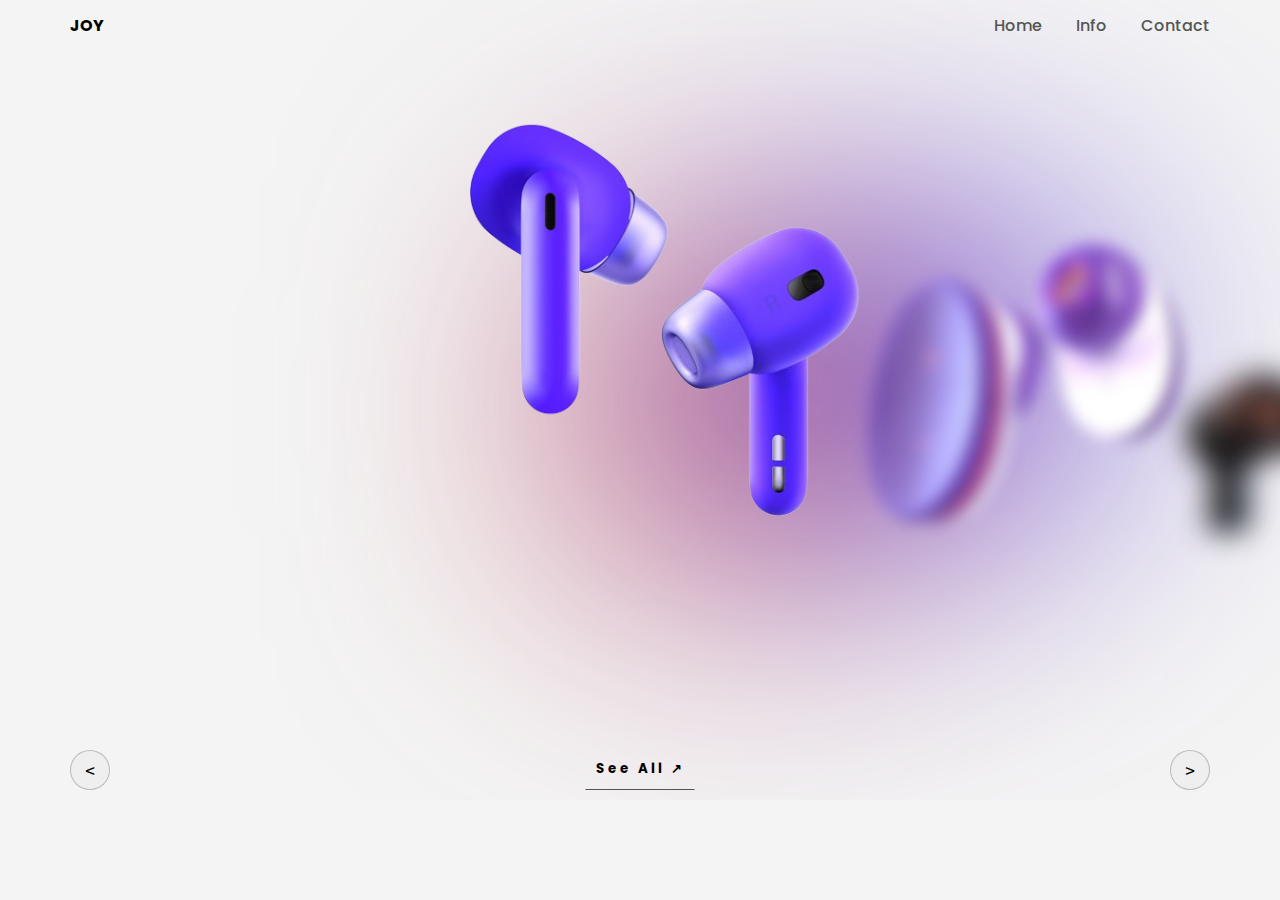
<file: airpod-animation-web/index.html>
<!DOCTYPE html>
<html lang="en">
<head>
    <meta charset="UTF-8">
    <meta name="viewport" content="width=device-width, initial-scale=1.0">
    <title>Document</title>
    <link rel="stylesheet" href="style.css">
</head>
<body>
    
<header>
    <div class="logo">JOY</div>
    <nav>
        <a href="#">Home</a>
        <a href="#">Info</a>
        <a href="#">Contact</a>
    </nav>
</header>
    <div class="carousel">
        <div class="list">
            <div class="item">
                <img src="images/img1.png">
                <div class="introduce">
                    <div class="title">DESIGN SLIDER</div>
                    <div class="topic">Airpod</div>
                    <div class="des">
                        <!-- 20 lorem -->
                        Lorem ipsum dolor sit amet consectetur adipisicing elit. Officia, laborum cumque dignissimos quidem atque et eligendi aperiam voluptates beatae maxime.
                    </div>
                    <button class="seeMore">SEE MORE &#8599</button>
                </div>
                <div class="detail">
                    <div class="title">Airpod GHTK</div>
                    <div class="des">
                        <!-- lorem 50 -->
                        Lorem ipsum dolor sit amet, consectetur adipisicing elit. Dolor, reiciendis suscipit nobis nulla animi, modi explicabo quod corrupti impedit illo, accusantium in eaque nam quia adipisci aut distinctio porro eligendi. Reprehenderit nostrum consequuntur ea! Accusamus architecto dolores modi ducimus facilis quas voluptatibus! Tempora ratione accusantium magnam nulla tenetur autem beatae.
                    </div>
                    <div class="specifications">
                        <div>
                            <p>Used Time</p>
                            <p>6 hours</p>
                        </div>
                        <div>
                            <p>Charging port</p>
                            <p>Type-C</p>
                        </div>
                        <div>
                            <p>Compatible</p>
                            <p>Android</p>
                        </div>
                        <div>
                            <p>Bluetooth</p>
                            <p>5.3</p>
                        </div>
                        <div>
                            <p>Controlled</p>
                            <p>Touch</p>
                        </div>
                    </div>
                    <div class="checkout">
                        <button>ADD TO CART</button>
                        <button>CHECKOUT</button>
                    </div>
                </div>
            </div>

            <div class="item">
                <img src="images/img2.png">
                <div class="introduce">
                    <div class="title">DESIGN SLIDER</div>
                    <div class="topic">Airpod</div>
                    <div class="des">
                        <!-- 20 lorem -->
                        Lorem ipsum dolor sit amet consectetur adipisicing elit. Officia, laborum cumque dignissimos quidem atque et eligendi aperiam voluptates beatae maxime.
                    </div>
                    <button class="seeMore">SEE MORE &#8599</button>
                </div>
                <div class="detail">
                    <div class="title">Airpod GHTK</div>
                    <div class="des">
                        <!-- lorem 50 -->
                        Lorem ipsum dolor sit amet, consectetur adipisicing elit. Dolor, reiciendis suscipit nobis nulla animi, modi explicabo quod corrupti impedit illo, accusantium in eaque nam quia adipisci aut distinctio porro eligendi. Reprehenderit nostrum consequuntur ea! Accusamus architecto dolores modi ducimus facilis quas voluptatibus! Tempora ratione accusantium magnam nulla tenetur autem beatae.
                    </div>
                    <div class="specifications">
                        <div>
                            <p>Used Time</p>
                            <p>6 hours</p>
                        </div>
                        <div>
                            <p>Charging port</p>
                            <p>Type-C</p>
                        </div>
                        <div>
                            <p>Compatible</p>
                            <p>Android</p>
                        </div>
                        <div>
                            <p>Bluetooth</p>
                            <p>5.3</p>
                        </div>
                        <div>
                            <p>Controlled</p>
                            <p>Touch</p>
                        </div>
                    </div>
                    <div class="checkout">
                        <button>ADD TO CART</button>
                        <button>CHECKOUT</button>
                    </div>
                </div>
            </div>

            <div class="item">
                <img src="images/img3.png">
                <div class="introduce">
                    <div class="title">DESIGN SLIDER</div>
                    <div class="topic">Airpod</div>
                    <div class="des">
                        <!-- 20 lorem -->
                        Lorem ipsum dolor sit amet consectetur adipisicing elit. Officia, laborum cumque dignissimos quidem atque et eligendi aperiam voluptates beatae maxime.
                    </div>
                    <button class="seeMore">SEE MORE &#8599</button>
                </div>
                <div class="detail">
                    <div class="title">Airpod GHTK</div>
                    <div class="des">
                        <!-- lorem 50 -->
                        Lorem ipsum dolor sit amet, consectetur adipisicing elit. Dolor, reiciendis suscipit nobis nulla animi, modi explicabo quod corrupti impedit illo, accusantium in eaque nam quia adipisci aut distinctio porro eligendi. Reprehenderit nostrum consequuntur ea! Accusamus architecto dolores modi ducimus facilis quas voluptatibus! Tempora ratione accusantium magnam nulla tenetur autem beatae.
                    </div>
                    <div class="specifications">
                        <div>
                            <p>Used Time</p>
                            <p>6 hours</p>
                        </div>
                        <div>
                            <p>Charging port</p>
                            <p>Type-C</p>
                        </div>
                        <div>
                            <p>Compatible</p>
                            <p>Android</p>
                        </div>
                        <div>
                            <p>Bluetooth</p>
                            <p>5.3</p>
                        </div>
                        <div>
                            <p>Controlled</p>
                            <p>Touch</p>
                        </div>
                    </div>
                    <div class="checkout">
                        <button>ADD TO CART</button>
                        <button>CHECKOUT</button>
                    </div>
                </div>
            </div>

            <div class="item">
                <img src="images/img4.png">
                <div class="introduce">
                    <div class="title">DESIGN SLIDER</div>
                    <div class="topic">Airpod</div>
                    <div class="des">
                        <!-- 20 lorem -->
                        Lorem ipsum dolor sit amet consectetur adipisicing elit. Officia, laborum cumque dignissimos quidem atque et eligendi aperiam voluptates beatae maxime.
                    </div>
                    <button class="seeMore">SEE MORE &#8599</button>
                </div>
                <div class="detail">
                    <div class="title">Airpod GHTK</div>
                    <div class="des">
                        <!-- lorem 50 -->
                        Lorem ipsum dolor sit amet, consectetur adipisicing elit. Dolor, reiciendis suscipit nobis nulla animi, modi explicabo quod corrupti impedit illo, accusantium in eaque nam quia adipisci aut distinctio porro eligendi. Reprehenderit nostrum consequuntur ea! Accusamus architecto dolores modi ducimus facilis quas voluptatibus! Tempora ratione accusantium magnam nulla tenetur autem beatae.
                    </div>
                    <div class="specifications">
                        <div>
                            <p>Used Time</p>
                            <p>6 hours</p>
                        </div>
                        <div>
                            <p>Charging port</p>
                            <p>Type-C</p>
                        </div>
                        <div>
                            <p>Compatible</p>
                            <p>Android</p>
                        </div>
                        <div>
                            <p>Bluetooth</p>
                            <p>5.3</p>
                        </div>
                        <div>
                            <p>Controlled</p>
                            <p>Touch</p>
                        </div>
                    </div>
                    <div class="checkout">
                        <button>ADD TO CART</button>
                        <button>CHECKOUT</button>
                    </div>
                </div>
            </div>

            <div class="item">
                <img src="images/img5.png">
                <div class="introduce">
                    <div class="title">DESIGN SLIDER</div>
                    <div class="topic">Airpod</div>
                    <div class="des">
                        <!-- 20 lorem -->
                        Lorem ipsum dolor sit amet consectetur adipisicing elit. Officia, laborum cumque dignissimos quidem atque et eligendi aperiam voluptates beatae maxime.
                    </div>
                    <button class="seeMore">SEE MORE &#8599</button>
                </div>
                <div class="detail">
                    <div class="title">Airpod</div>
                    <div class="des">
                        <!-- lorem 50 -->
                        Lorem ipsum dolor sit amet, consectetur adipisicing elit. Dolor, reiciendis suscipit nobis nulla animi, modi explicabo quod corrupti impedit illo, accusantium in eaque nam quia adipisci aut distinctio porro eligendi. Reprehenderit nostrum consequuntur ea! Accusamus architecto dolores modi ducimus facilis quas voluptatibus! Tempora ratione accusantium magnam nulla tenetur autem beatae.
                    </div>
                    <div class="specifications">
                        <div>
                            <p>Used Time</p>
                            <p>6 hours</p>
                        </div>
                        <div>
                            <p>Charging port</p>
                            <p>Type-C</p>
                        </div>
                        <div>
                            <p>Compatible</p>
                            <p>Android</p>
                        </div>
                        <div>
                            <p>Bluetooth</p>
                            <p>5.3</p>
                        </div>
                        <div>
                            <p>Controlled</p>
                            <p>Touch</p>
                        </div>
                    </div>
                    <div class="checkout">
                        <button>ADD TO CART</button>
                        <button>CHECKOUT</button>
                    </div>
                </div>
            </div>

            <div class="item">
                <img src="images/img6.png">
                <div class="introduce">
                    <div class="title">DESIGN SLIDER</div>
                    <div class="topic">Airpod</div>
                    <div class="des">
                        <!-- 20 lorem -->
                        Lorem ipsum dolor sit amet consectetur adipisicing elit. Officia, laborum cumque dignissimos quidem atque et eligendi aperiam voluptates beatae maxime.
                    </div>
                    <button class="seeMore">SEE MORE &#8599</button>
                </div>
                <div class="detail">
                    <div class="title">Airpod GHTK</div>
                    <div class="des">
                        <!-- lorem 50 -->
                        Lorem ipsum dolor sit amet, consectetur adipisicing elit. Dolor, reiciendis suscipit nobis nulla animi, modi explicabo quod corrupti impedit illo, accusantium in eaque nam quia adipisci aut distinctio porro eligendi. Reprehenderit nostrum consequuntur ea! Accusamus architecto dolores modi ducimus facilis quas voluptatibus! Tempora ratione accusantium magnam nulla tenetur autem beatae.
                    </div>
                    <div class="specifications">
                        <div>
                            <p>Used Time</p>
                            <p>6 hours</p>
                        </div>
                        <div>
                            <p>Charging port</p>
                            <p>Type-C</p>
                        </div>
                        <div>
                            <p>Compatible</p>
                            <p>Android</p>
                        </div>
                        <div>
                            <p>Bluetooth</p>
                            <p>5.3</p>
                        </div>
                        <div>
                            <p>Controlled</p>
                            <p>Touch</p>
                        </div>
                    </div>
                    <div class="checkout">
                        <button>ADD TO CART</button>
                        <button>CHECKOUT</button>
                    </div>
                </div>
            </div>
        </div>
        <div class="arrows">
            <button id="prev"><</button>
            <button id="next">></button>
            <button id="back">See All  &#8599</button>
        </div>
    </div>



    <script src="script.js"></script>
</body>
</html>
</file>
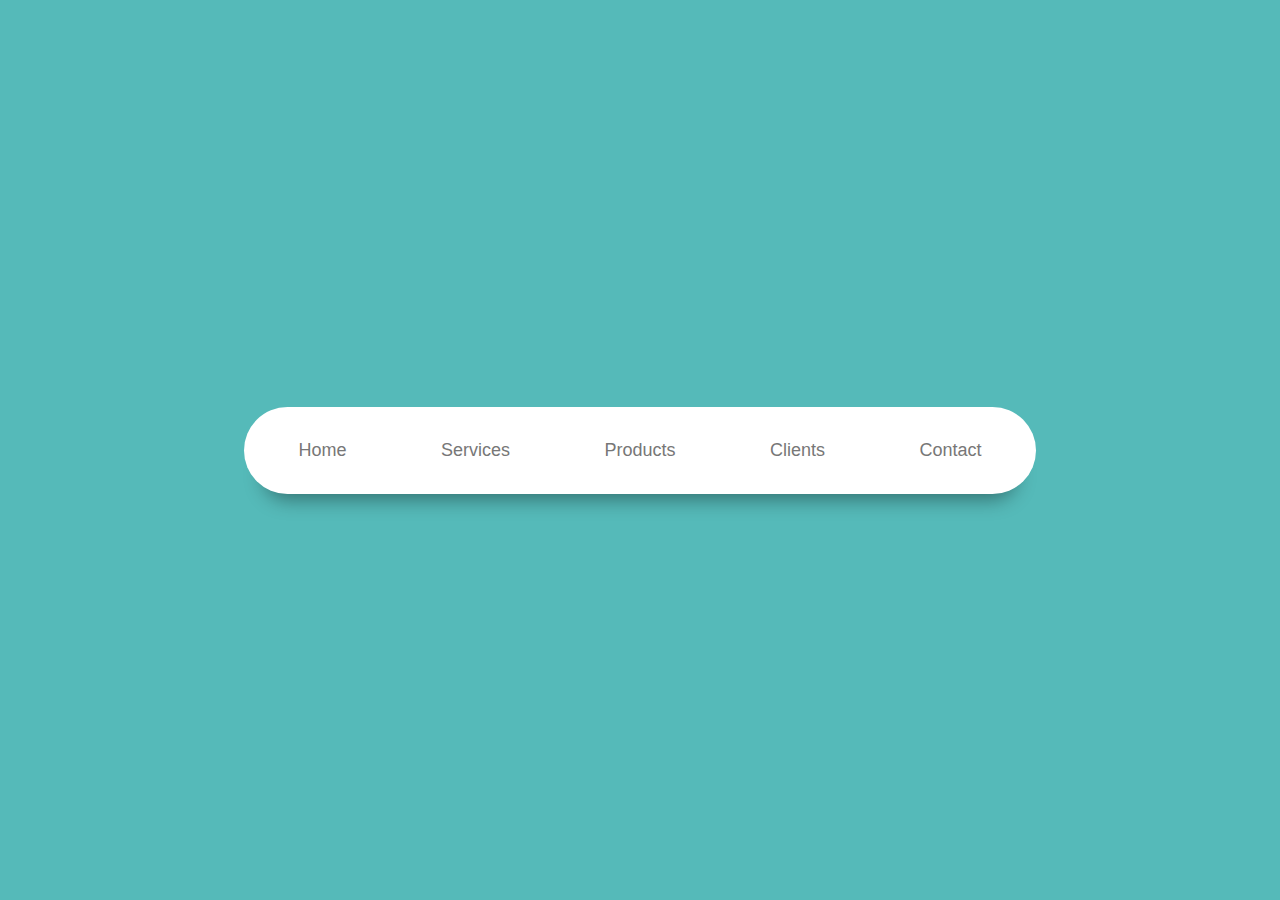
<file: Animated Navigation Menu/index.html>
<!DOCTYPE html>
<html lang="en">
<head>
    <meta charset="UTF-8">
    <meta name="viewport" content="width=device-width, initial-scale=1.0">
    <title>Animated Navigation Menu</title>
    <link rel="stylesheet" href="styles.css">
</head>
<body>
    <div class="container">
        <nav>
            <ul>
                <li>Home</li>
                <li>Services</li>
                <li>Products</li>
                <li>Clients</li>
                <li>Contact</li>
            </ul>
        </nav>
    </div> 
</body>
</html>
</file>
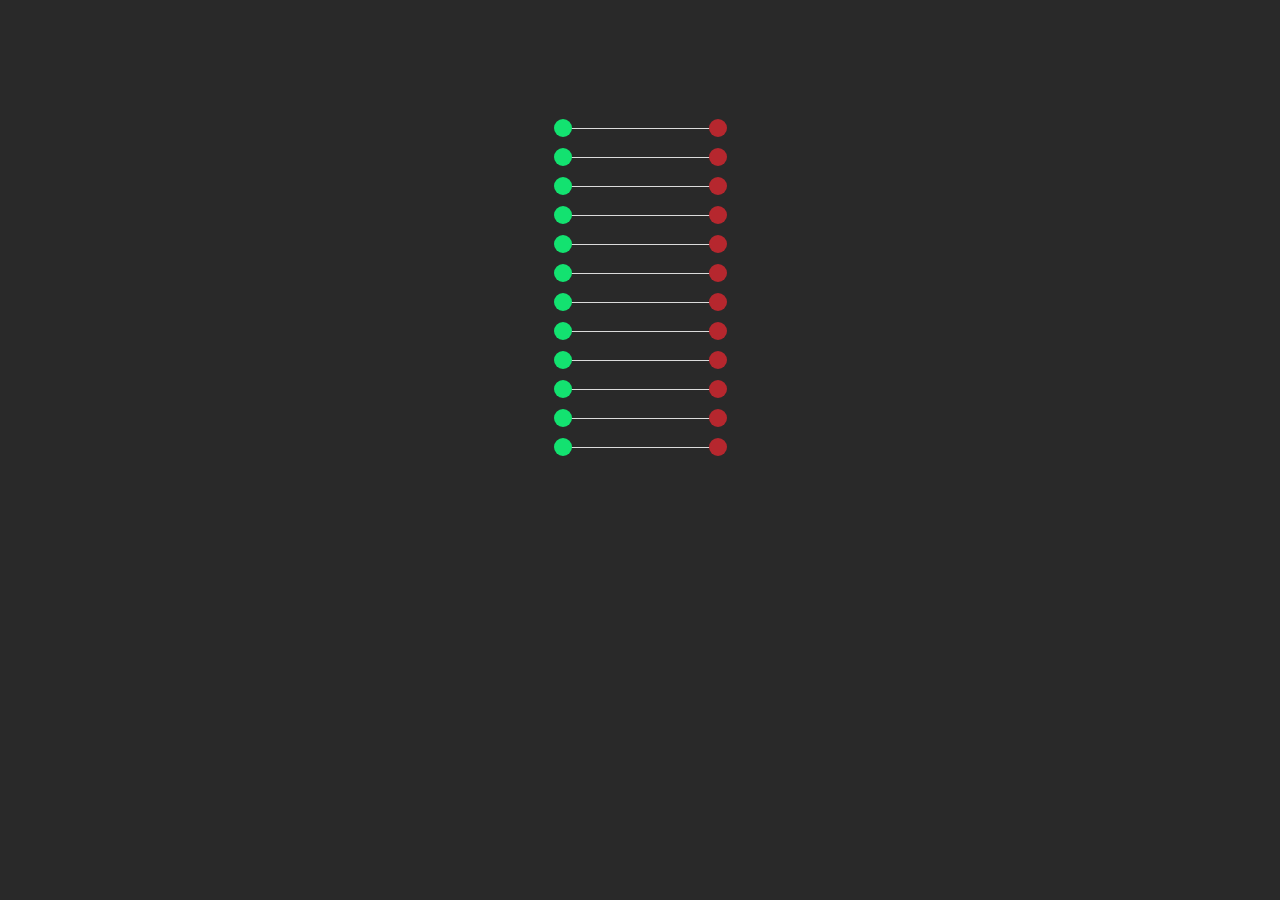
<file: DNA/index.html>
<!DOCTYPE html>
<html lang="en">
<head>
    <meta charset="UTF-8">
    <meta name="viewport" content="width=device-width, initial-scale=1.0">
    <title>DNA</title>
    <link rel="stylesheet" href="styles.css">
</head>
<body>
    <!-- Strain Div -->
    <div class="strain"></div>
    <!-- Strain Div -->
    <div class="strain"></div>
    <!-- Strain Div -->
    <div class="strain"></div>
    <!-- Strain Div -->
    <div class="strain"></div>
    <!-- Strain Div -->
    <div class="strain"></div>
    <!-- Strain Div -->
    <div class="strain"></div>
    <!-- Strain Div -->
    <div class="strain"></div>
    <!-- Strain Div -->
    <div class="strain"></div>
    <!-- Strain Div -->
    <div class="strain"></div>
    <!-- Strain Div -->
    <div class="strain"></div>
    <!-- Strain Div -->
    <div class="strain"></div>
    <!-- Strain Div -->
    <div class="strain"></div>
</body>
</html>
</file>
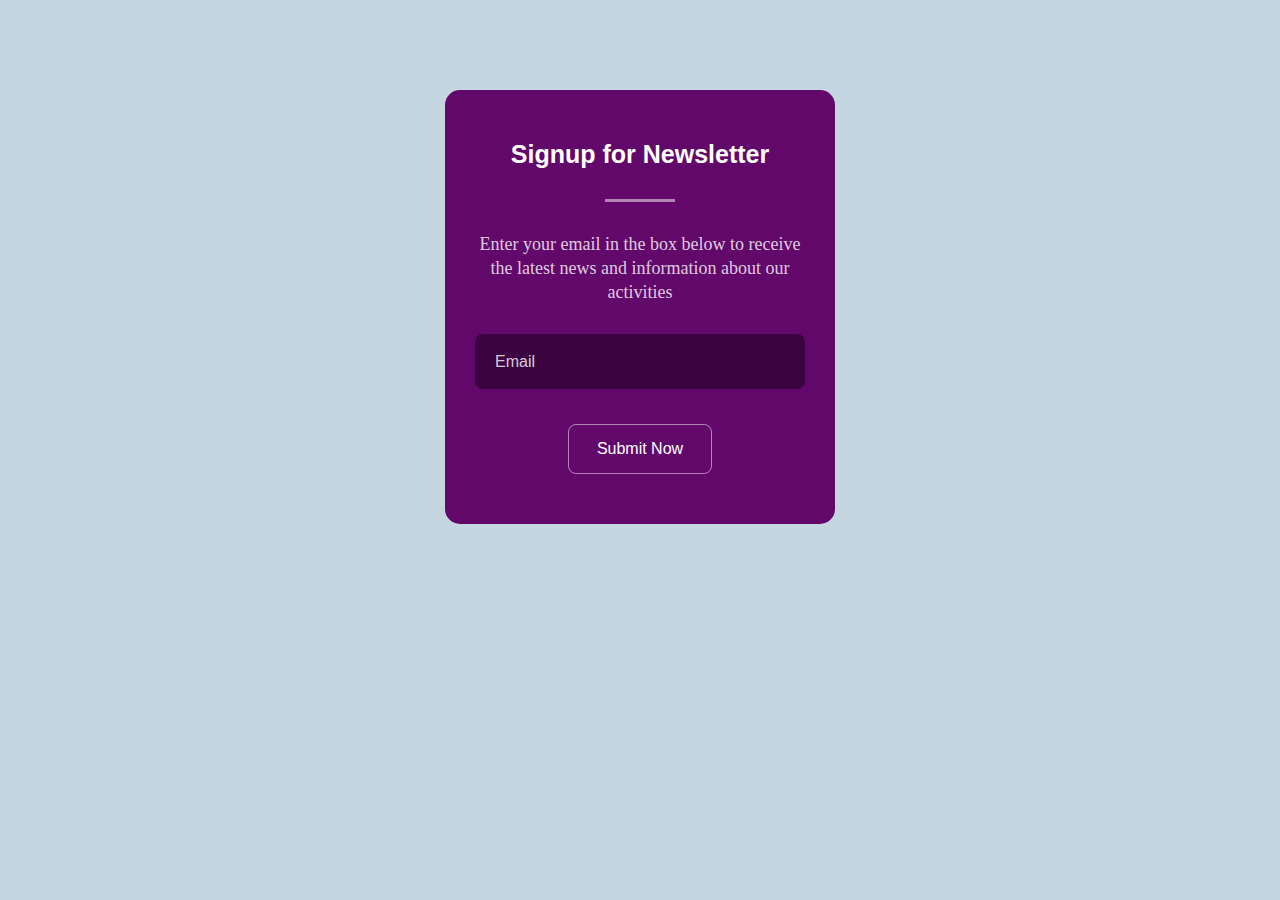
<file: E-mail LogIn Form/index.html>
<!DOCTYPE html>
<html lang="en">
  <head>
    <meta charset="UTF-8" />
    <meta name="viewport" content="width=device-width, initial-scale=1.0" />
    <title>Email Signup Form</title>
    <link rel="stylesheet" href="style.css" />
  </head>
  <body>
    <div class="newsletter">
      <h1>Signup for Newsletter</h1>
      <hr />
      <p>
        Enter your email in the box below to receive the latest news and
        information about our activities
      </p>
      <form>
        <input type="email" placeholder="Email" required />
        <br />
        <button type="submit">Submit Now</button>
      </form>
    </div>
  </body>
</html>
</file>
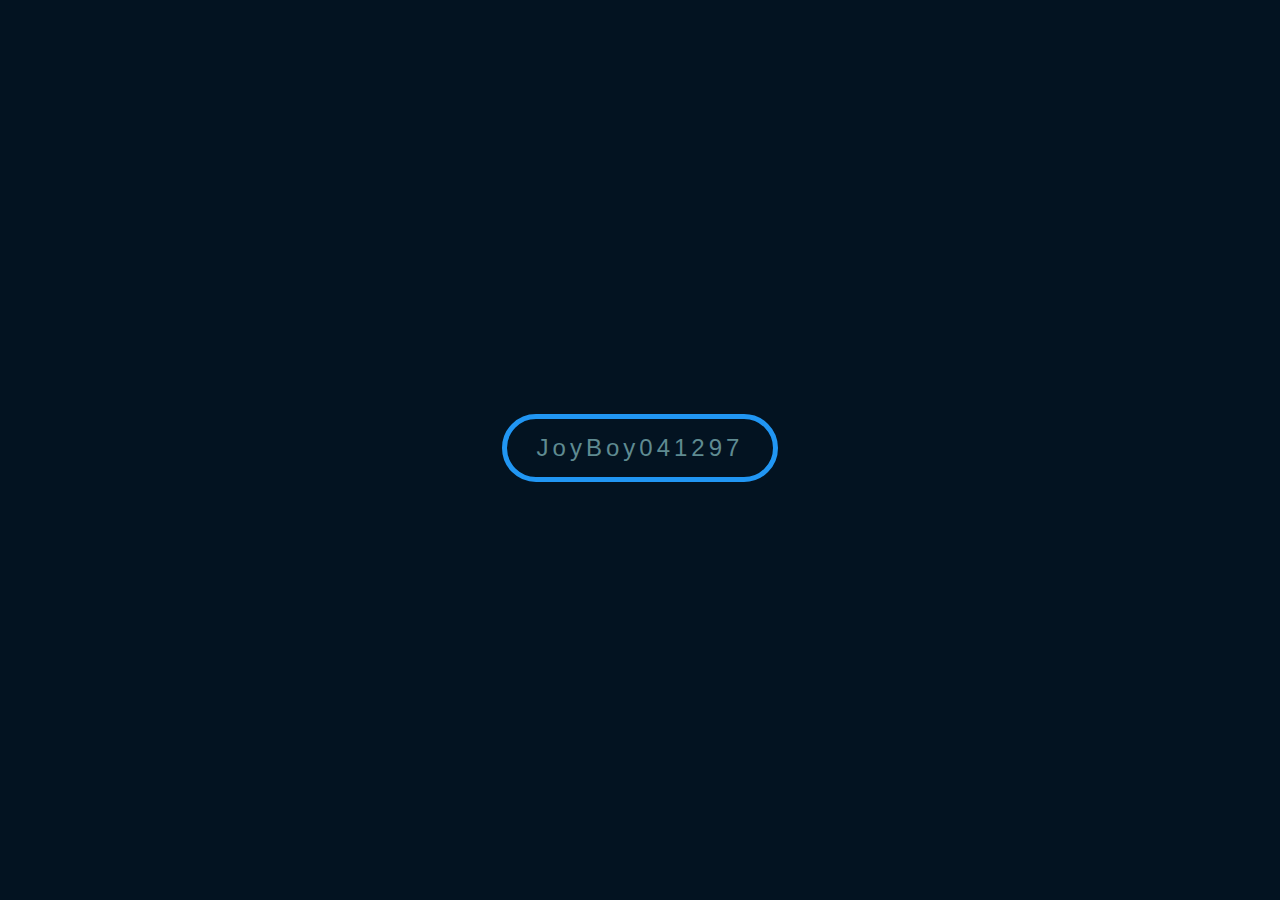
<file: Glowing Button/index.html>
<!DOCTYPE html>
<html lang="en">
<head>
    <meta charset="UTF-8">
    <meta name="viewport" content="width=device-width, initial-scale=1.0">
    <title>Glowing Button</title>
    <link rel="stylesheet" href="style.css">
</head>
<body>
    <!-- A Text Will Appear When Someone Hover On It -->
    <div title="Click To Enter Creator's Account" class="title">
        <!-- Main Text -->
        <a href="https://github.com/JoyBoy041297">JoyBoy041297</a>
    </div>
</body>
</html>
</file>
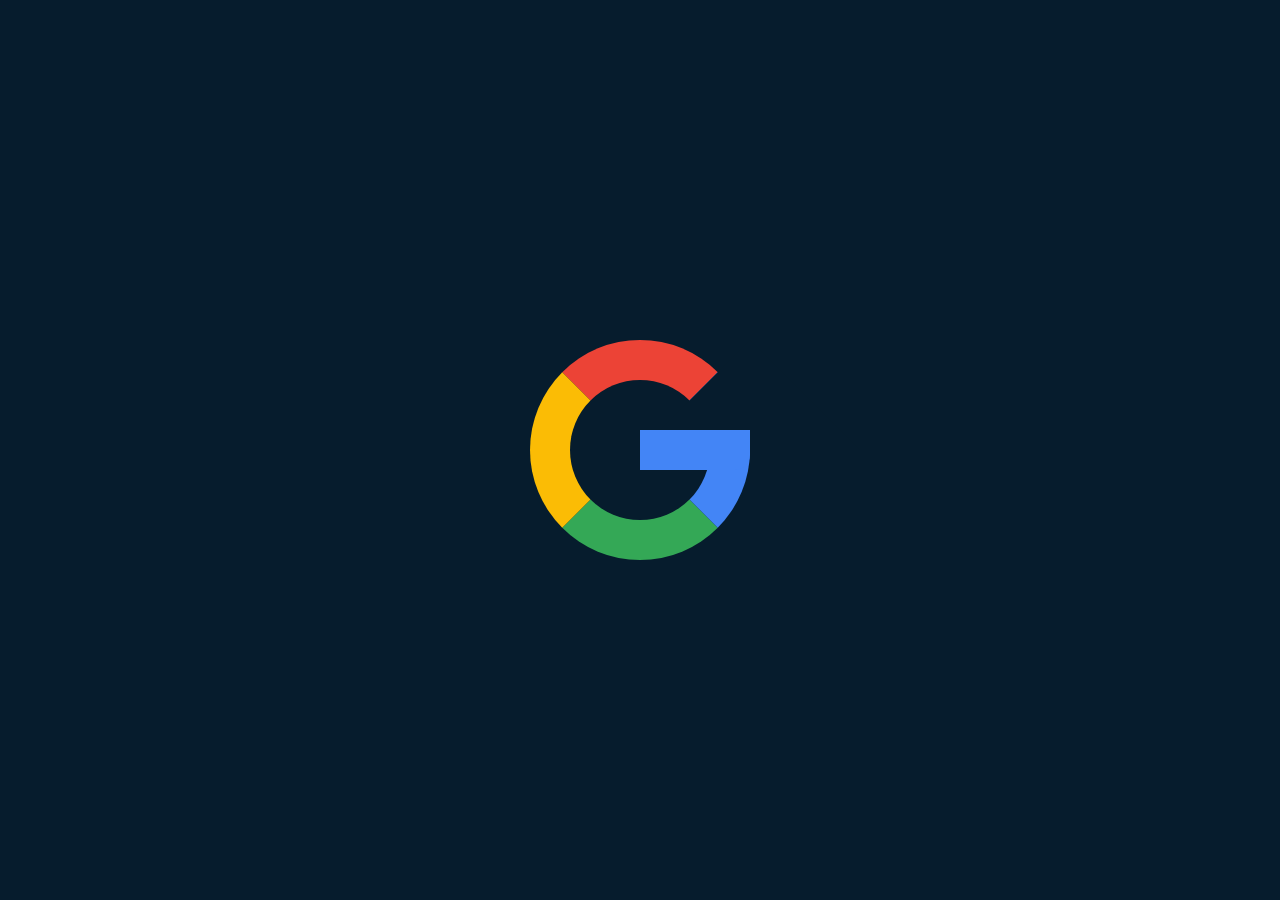
<file: Google Logo/index.html>
<!DOCTYPE html>
<html lang="en">
  <head>
    <meta charset="UTF-8" />
    <meta name="viewport" content="width=device-width, initial-scale=1.0" />
    <title>Google Logo</title>
    <link rel="stylesheet" href="styles.css" />
  </head>
  <body>
    <a href="https://www.google.com/">
    <div class="logo">
    </div>
    </a>
  </body>
</html>
</file>
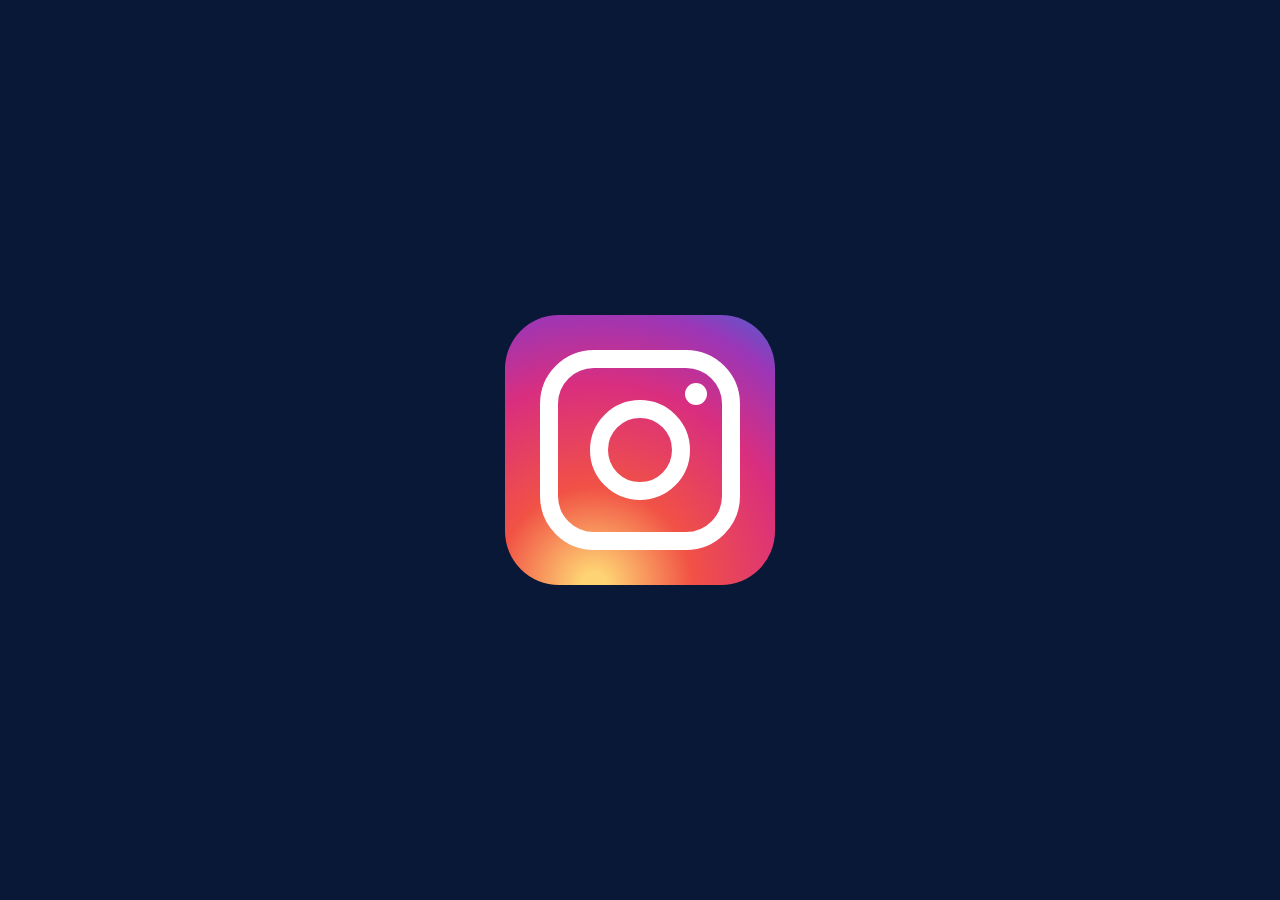
<file: Insta logo/index.html>
<!DOCTYPE html>
<html lang="en">
  <head>
    <meta charset="UTF-8" />
    <meta name="viewport" content="width=device-width, initial-scale=1.0" />
    <title>Instagram Logo</title>
    <link rel="stylesheet" href="styles.css" />
  </head>
  <body>
    <a href="https://www.instagram.com/">
    <div class="container">
      <div class="insta">
        <div class="insta-inner">
          <div class="insta-inner2"></div>
        </div>
      </div>
    </div>
    </a>
  </body>
</html>
</file>
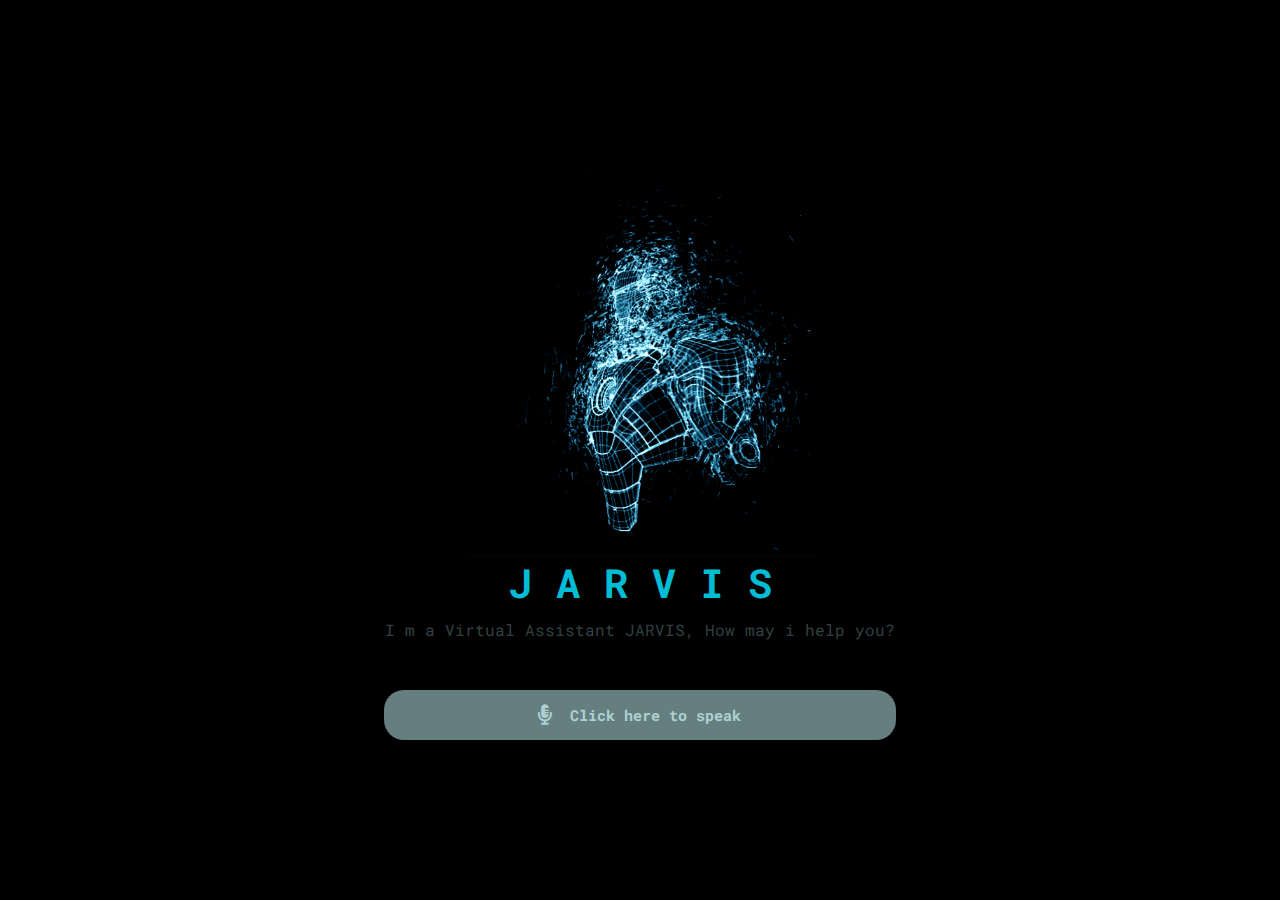
<file: Jarvis-chatbot/index.html>
<!DOCTYPE html>
<html lang="en">

<head>
    <meta charset="UTF-8">
    <meta http-equiv="X-UA-Compatible" content="IE=edge">
    <meta name="viewport" content="width=device-width, initial-scale=1.0">
    <title>JARVIS - Virtual Assistant</title>
    <link rel="shortcut icon" href="avatar.png" type="image/x-icon">
    <link rel="stylesheet" href="style.css">
    <link rel="stylesheet" href="https://cdnjs.cloudflare.com/ajax/libs/font-awesome/5.15.3/css/all.min.css">

</head>

<body>
    <section class="main">
        <div class="image-container">
            <div class="image">
                <img src="giphy.gif" alt="image">
            </div>
            <h1>J A R V I S</h1>
            <p>I m a Virtual Assistant JARVIS, How may i help you?</p>
        </div>
        <div class="input">
            <button class="talk"><i class="fas fa-microphone-alt"></i></button>
            <h1 class="content"> Click here to speak</h1>
        </div>
    </section>
    <script src="app.js"></script>
</body>

</html>
</file>
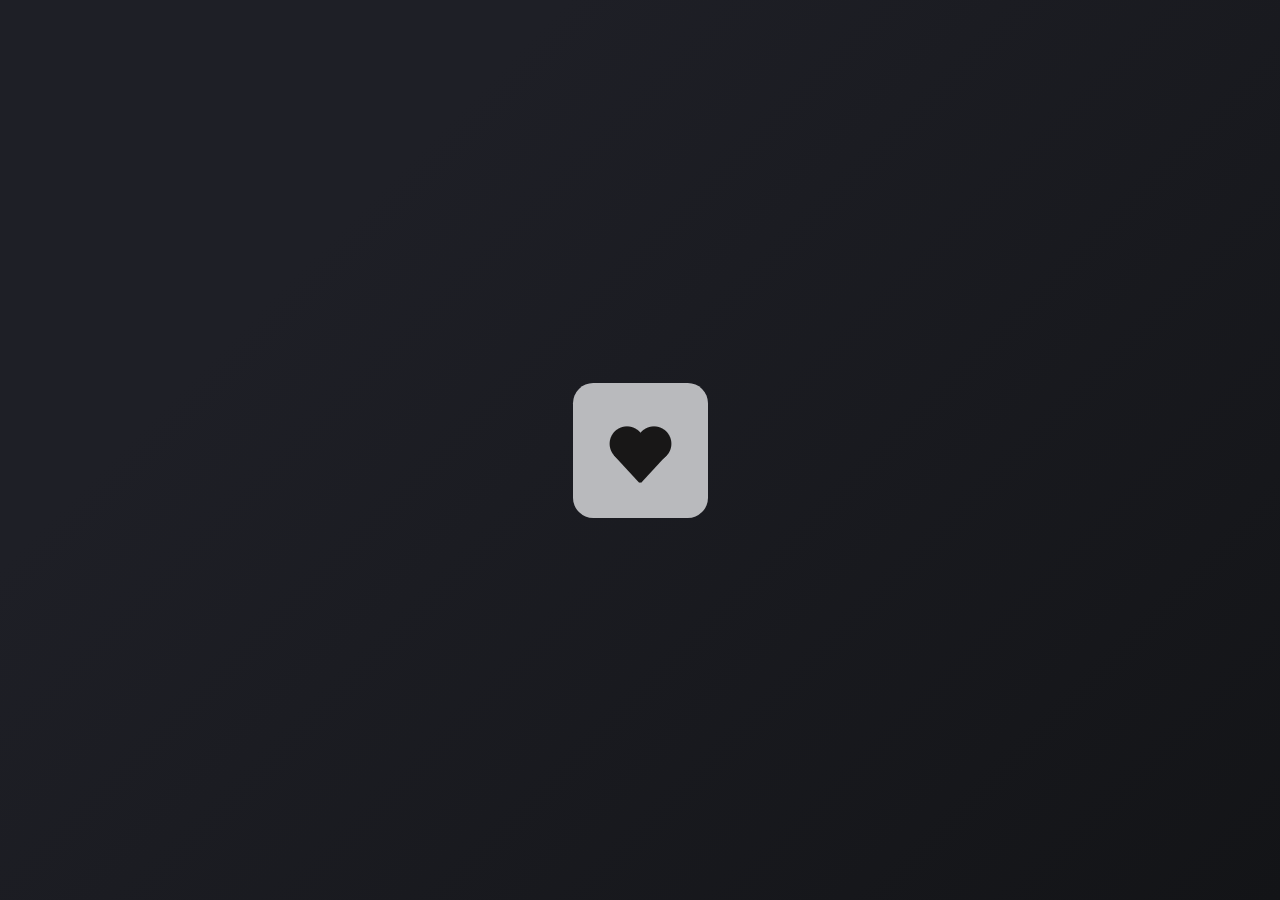
<file: Like Button/index.html>
<!DOCTYPE html>
<html lang="en">
<head>
    <meta charset="UTF-8">
    <meta http-equiv="X-UA-Compatible" content="IE=edge">
    <meta name="viewport" content="width=device-width, initial-scale=1.0">
    <title>Like Button | Rachit Pal</title>
    <link rel="stylesheet" href="styles.css">
</head>
<body>
    <div class="button">
        <input type="checkbox" id="liked"><label for="liked"><span></span></label>
    </div>
</body>
</html>
</file>
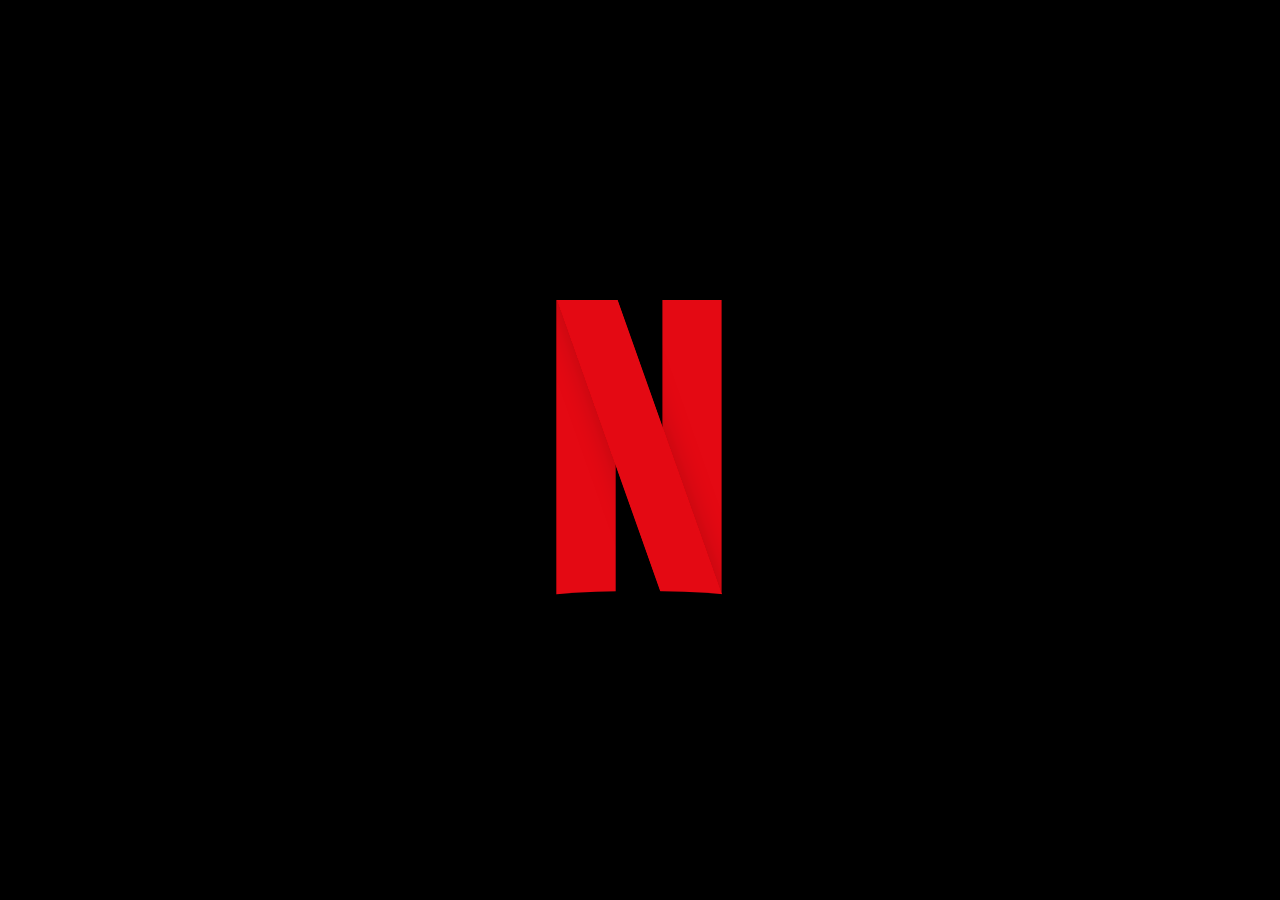
<file: netflix-intro-animation/index.html>
<!DOCTYPE html>
<html lang="en" >
<head>
  <meta charset="UTF-8">
  <title>CodePen - Netflix Intro Animation Pure CSS</title>
  <link rel="stylesheet" href="./style.css">

</head>
<body>
<!-- partial:index.partial.html -->
<div id="container">
<!-- Edit the letter attr to: N, E, T, F, L, I or X -->
   <netflixintro letter="N">
    <div class="helper-1">
      <div class="effect-brush">
        <span class="fur-31"></span>
        <span class="fur-30"></span>
        <span class="fur-29"></span>
        <span class="fur-28"></span>
        <span class="fur-27"></span>
        <span class="fur-26"></span>
        <span class="fur-25"></span>
        <span class="fur-24"></span>
        <span class="fur-23"></span>
        <span class="fur-22"></span>
        <span class="fur-21"></span>
        <span class="fur-20"></span>
        <span class="fur-19"></span>
        <span class="fur-18"></span>
        <span class="fur-17"></span>
        <span class="fur-16"></span>
        <span class="fur-15"></span>
        <span class="fur-14"></span>
        <span class="fur-13"></span>
        <span class="fur-12"></span>
        <span class="fur-11"></span>
        <span class="fur-10"></span>
        <span class="fur-9"></span>
        <span class="fur-8"></span>
        <span class="fur-7"></span>
        <span class="fur-6"></span>
        <span class="fur-5"></span>
        <span class="fur-4"></span>
        <span class="fur-3"></span>
        <span class="fur-2"></span>
        <span class="fur-1"></span>
      </div>
      <div class="effect-lumieres">
        <span class="lamp-1"></span>
        <span class="lamp-2"></span>
        <span class="lamp-3"></span>
        <span class="lamp-4"></span>
        <span class="lamp-5"></span>
        <span class="lamp-6"></span>
        <span class="lamp-7"></span>
        <span class="lamp-8"></span>
        <span class="lamp-9"></span>
        <span class="lamp-10"></span>
        <span class="lamp-11"></span>
        <span class="lamp-12"></span>
        <span class="lamp-13"></span>
        <span class="lamp-14"></span>
        <span class="lamp-15"></span>
        <span class="lamp-16"></span>
        <span class="lamp-17"></span>
        <span class="lamp-18"></span>
        <span class="lamp-19"></span>
        <span class="lamp-20"></span>
        <span class="lamp-21"></span>
        <span class="lamp-22"></span>
        <span class="lamp-23"></span>
        <span class="lamp-24"></span>
        <span class="lamp-25"></span>
        <span class="lamp-26"></span>
        <span class="lamp-27"></span>
        <span class="lamp-28"></span>
      </div>
    </div>
    <div class="helper-2">
      <div class="effect-brush">
        <span class="fur-31"></span>
        <span class="fur-30"></span>
        <span class="fur-29"></span>
        <span class="fur-28"></span>
        <span class="fur-27"></span>
        <span class="fur-26"></span>
        <span class="fur-25"></span>
        <span class="fur-24"></span>
        <span class="fur-23"></span>
        <span class="fur-22"></span>
        <span class="fur-21"></span>
        <span class="fur-20"></span>
        <span class="fur-19"></span>
        <span class="fur-18"></span>
        <span class="fur-17"></span>
        <span class="fur-16"></span>
        <span class="fur-15"></span>
        <span class="fur-14"></span>
        <span class="fur-13"></span>
        <span class="fur-12"></span>
        <span class="fur-11"></span>
        <span class="fur-10"></span>
        <span class="fur-9"></span>
        <span class="fur-8"></span>
        <span class="fur-7"></span>
        <span class="fur-6"></span>
        <span class="fur-5"></span>
        <span class="fur-4"></span>
        <span class="fur-3"></span>
        <span class="fur-2"></span>
        <span class="fur-1"></span>
      </div>
    </div>
    <div class="helper-3">
      <div class="effect-brush">
        <span class="fur-31"></span>
        <span class="fur-30"></span>
        <span class="fur-29"></span>
        <span class="fur-28"></span>
        <span class="fur-27"></span>
        <span class="fur-26"></span>
        <span class="fur-25"></span>
        <span class="fur-24"></span>
        <span class="fur-23"></span>
        <span class="fur-22"></span>
        <span class="fur-21"></span>
        <span class="fur-20"></span>
        <span class="fur-19"></span>
        <span class="fur-18"></span>
        <span class="fur-17"></span>
        <span class="fur-16"></span>
        <span class="fur-15"></span>
        <span class="fur-14"></span>
        <span class="fur-13"></span>
        <span class="fur-12"></span>
        <span class="fur-11"></span>
        <span class="fur-10"></span>
        <span class="fur-9"></span>
        <span class="fur-8"></span>
        <span class="fur-7"></span>
        <span class="fur-6"></span>
        <span class="fur-5"></span>
        <span class="fur-4"></span>
        <span class="fur-3"></span>
        <span class="fur-2"></span>
        <span class="fur-1"></span>
      </div>
    </div>
    <div class="helper-4">
      <div class="effect-brush">
        <span class="fur-31"></span>
        <span class="fur-30"></span>
        <span class="fur-29"></span>
        <span class="fur-28"></span>
        <span class="fur-27"></span>
        <span class="fur-26"></span>
        <span class="fur-25"></span>
        <span class="fur-24"></span>
        <span class="fur-23"></span>
        <span class="fur-22"></span>
        <span class="fur-21"></span>
        <span class="fur-20"></span>
        <span class="fur-19"></span>
        <span class="fur-18"></span>
        <span class="fur-17"></span>
        <span class="fur-16"></span>
        <span class="fur-15"></span>
        <span class="fur-14"></span>
        <span class="fur-13"></span>
        <span class="fur-12"></span>
        <span class="fur-11"></span>
        <span class="fur-10"></span>
        <span class="fur-9"></span>
        <span class="fur-8"></span>
        <span class="fur-7"></span>
        <span class="fur-6"></span>
        <span class="fur-5"></span>
        <span class="fur-4"></span>
        <span class="fur-3"></span>
        <span class="fur-2"></span>
        <span class="fur-1"></span>
      </div>
    </div>
  </netflixintro>
</div>
<!-- partial -->
  <script  src="./script.js"></script>

</body>
</html>
</file>
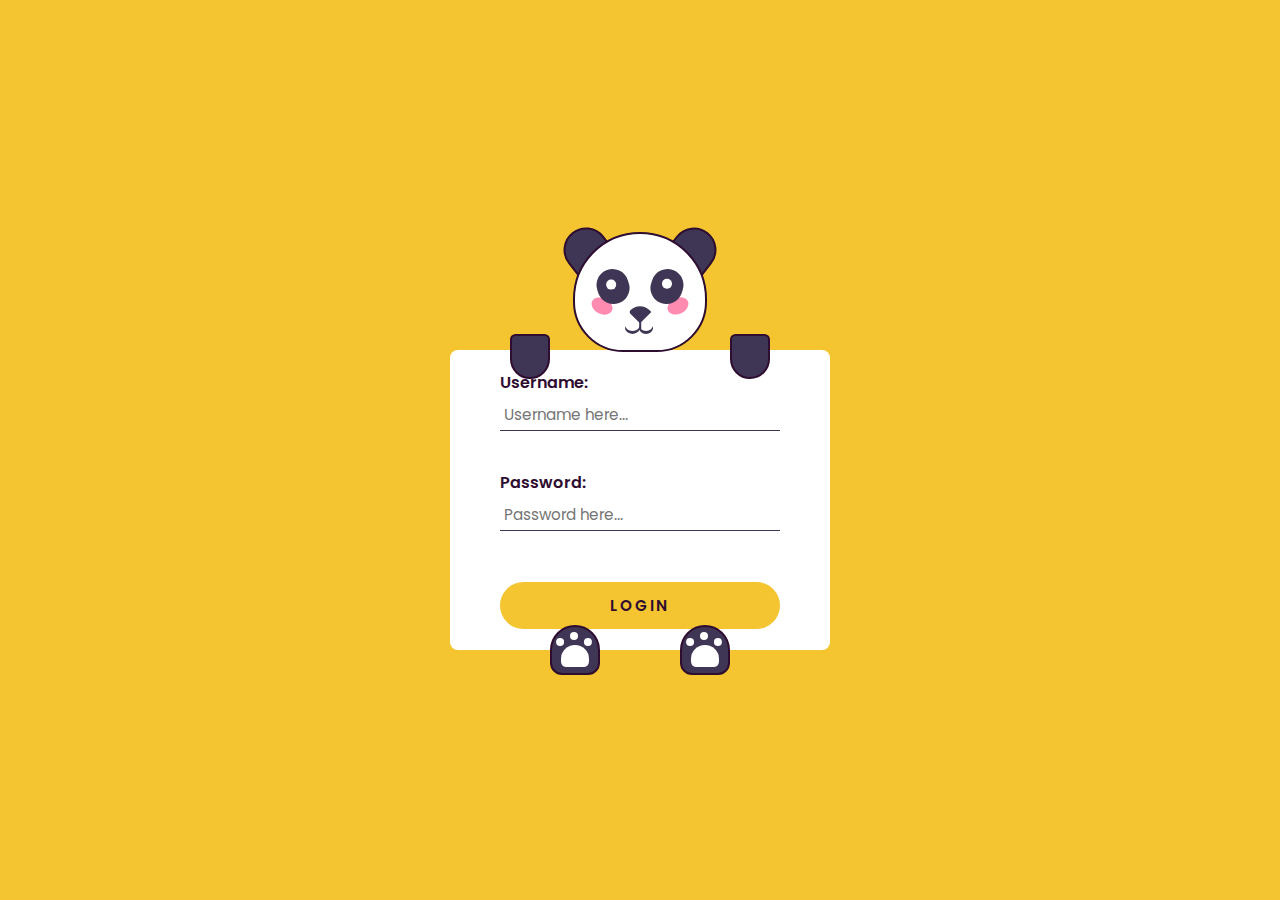
<file: panda login_page/index.html>
<!DOCTYPE html>
<html lang="en">
  <head>
    <meta name="viewport" content="width=device-width, initial-scale=1.0" />
    <title>Interactive Panda Form</title>
    <!-- Google Font -->
    <link
      href="https://fonts.googleapis.com/css2?family=Poppins:wght@400;600&display=swap"
      rel="stylesheet"
    />
    <!-- Stylesheet -->
    <link rel="stylesheet" href="style.css" />
  </head>
  <body>
    <div class="container">
      <form>
        <label for="username">Username:</label>
        <input type="text" id="username" placeholder="Username here..." /><br>
        <label for="password">Password:</label>
        <input type="password" id="password" placeholder="Password here..." /><br>
        <button>Login</button>
      </form>
      <div class="ear-l"></div>
      <div class="ear-r"></div>
      <div class="panda-face">
        <div class="blush-l"></div>
        <div class="blush-r"></div>
        <div class="eye-l">
          <div class="eyeball-l"></div>
        </div>
        <div class="eye-r">
          <div class="eyeball-r"></div>
        </div>
        <div class="nose"></div>
        <div class="mouth"></div>
      </div>
      <div class="hand-l"></div>
      <div class="hand-r"></div>
      <div class="paw-l"></div>
      <div class="paw-r"></div>
    </div>
    <!-- Script -->
    <script src="script.js"></script>
  </body>
</html>
</file>
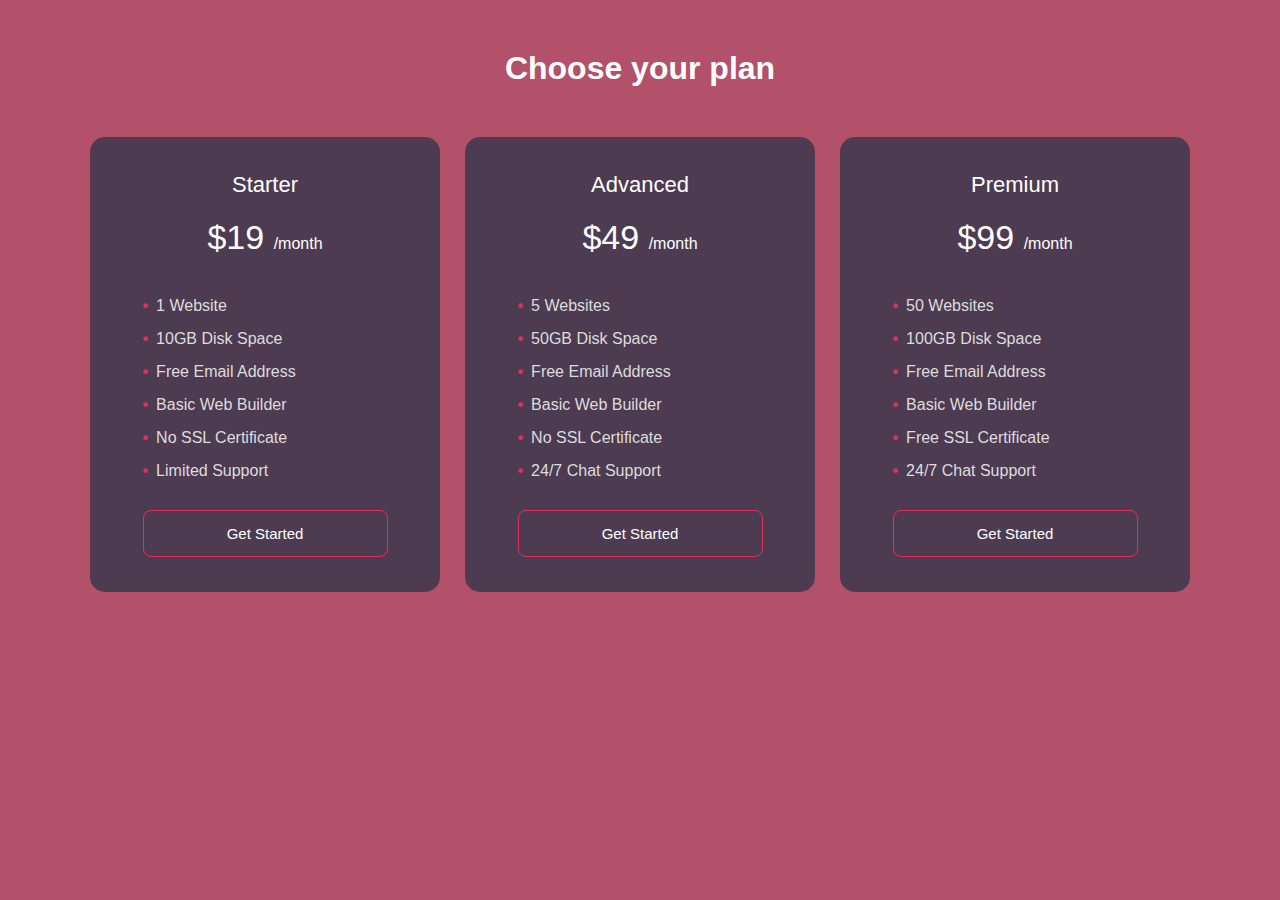
<file: Pricing Table/index.html>
<!DOCTYPE html>
<html lang="en">
<head>
    <meta charset="UTF-8">
    <meta name="viewport" content="width=device-width, initial-scale=1.0">
    <title>Pricing Table</title>
    <link rel="stylesheet" href="styles.css">
</head>
<body>
    <div class="container">
        <h2>Choose your plan</h2>
        <div class="price-row">
            <div class="price-col">
                <p>Starter</p>
                <h3>$19 <span>/month</span></h3>
                <ul>
                    <li>1 Website</li>
                    <li>10GB Disk Space</li>
                    <li>Free Email Address</li>
                    <li>Basic Web Builder</li>
                    <li>No SSL Certificate</li>
                    <li>Limited Support</li>
                </ul>
                <button>Get Started</button>
            </div>
            <div class="price-col">
                <p>Advanced</p>
                <h3>$49 <span>/month</span></h3>
                <ul>
                    <li>5 Websites</li>
                    <li>50GB Disk Space</li>
                    <li>Free Email Address</li>
                    <li>Basic Web Builder</li>
                    <li>No SSL Certificate</li>
                    <li>24/7 Chat Support</li>
                </ul>
                <button>Get Started</button>
            </div>
            <div class="price-col">
                <p>Premium</p>
                <h3>$99 <span>/month</span></h3>
                <ul>
                    <li>50 Websites</li>
                    <li>100GB Disk Space</li>
                    <li>Free Email Address</li>
                    <li>Basic Web Builder</li>
                    <li>Free SSL Certificate</li>
                    <li>24/7 Chat Support</li>
                </ul>
                <button>Get Started</button>
            </div>
        </div>
    </div>
</body>
</html>
</file>
<file: airpod-animation-web/style.css>
@import url('https://fonts.googleapis.com/css2?family=Poppins:ital,wght@0,100;0,200;0,300;0,400;0,500;0,600;0,700;0,800;0,900;1,100;1,200;1,300;1,400;1,500;1,600;1,700;1,800;1,900&display=swap');
body {
    margin: 0;
    background-color: #F4F4F4;
    font-family: Poppins;
}
:root{
    --item1-transform: translateX(-100%) translateY(-5%) scale(1.5);
    --item1-filter: blur(30px);
    --item1-zIndex: 11;
    --item1-opacity: 0;

    --item2-transform: translateX(0);
    --item2-filter: blur(0px);
    --item2-zIndex: 10;
    --item2-opacity: 1;

    --item3-transform: translate(50%,10%) scale(0.8);
    --item3-filter: blur(10px);
    --item3-zIndex: 9;
    --item3-opacity: 1;

    --item4-transform: translate(90%,20%) scale(0.5);
    --item4-filter: blur(30px);
    --item4-zIndex: 8;
    --item4-opacity: 1;
    
    --item5-transform: translate(120%,30%) scale(0.3);
    --item5-filter: blur(40px);
    --item5-zIndex: 7;
    --item5-opacity: 0;
}
header{
    width: 1140px;
    max-width: 90%;
    display: flex;
    justify-content: space-between;
    margin: auto;
    height: 50px;
    align-items: center;
}
header .logo{
    font-weight: bold;
}
header nav a{
    margin-left: 30px;
    text-decoration: none;
    color: #555;
    font-weight: 500;
}

/* carousel */
.carousel{
    position: relative;
    height: 800px;
    overflow: hidden;
    margin-top: -50px;
}
.carousel .list{
    position: absolute;
    width: 1140px;
    max-width: 90%;
    height: 80%;
    left: 50%;
    transform: translateX(-50%);
}
.carousel .list .item{
    position: absolute;
    left: 0%;
    width: 70%;
    height: 100%;
    font-size: 15px;
    transition: left 0.5s, opacity 0.5s, width 0.5s;
}
.carousel .list .item:nth-child(n + 6){
    opacity: 0;
}
.carousel .list .item:nth-child(2){
    z-index: 10;
    transform: translateX(0);
}
.carousel .list .item img{
    width: 50%;
    position: absolute;
    right: 0;
    top: 50%;
    transform: translateY(-50%);
    transition: right 1.5s;
}

.carousel .list .item .introduce{
    opacity: 0;
    pointer-events: none;
}
.carousel .list .item:nth-child(2) .introduce{
    opacity: 1;
    pointer-events: auto;
    width: 400px;
    position: absolute;
    top: 50%;
    transform:  translateY(-50%);
    transition: opacity 0.5s;
}
.carousel .list .item .introduce .title{
    font-size: 2em;
    font-weight: 500;
    line-height: 1em;
}
.carousel .list .item .introduce .topic{
    font-size: 4em;
    font-weight: 500;
}
.carousel .list .item .introduce .des{
    font-size: small;
    color: #5559;
}
.carousel .list .item .introduce .seeMore{
    font-family: Poppins;
    margin-top: 1.2em;
    padding: 5px 0;
    border: none;
    border-bottom: 1px solid #555;
    background-color: transparent;
    font-weight: bold;
    letter-spacing: 3px;
    transition: background 0.5s;
}
.carousel .list .item .introduce .seeMore:hover{
    background: #eee;
}
.carousel .list .item:nth-child(1){
    transform: var(--item1-transform);
    filter: var(--item1-filter);
    z-index: var(--item1-zIndex);
    opacity: var(--item1-opacity);
    pointer-events: none;
}
.carousel .list .item:nth-child(3){
    transform: var(--item3-transform);
    filter: var(--item3-filter);
    z-index: var(--item3-zIndex);
}
.carousel .list .item:nth-child(4){
    transform: var(--item4-transform);
    filter: var(--item4-filter);
    z-index: var(--item4-zIndex);
}
.carousel .list .item:nth-child(5){
    transform: var(--item5-transform);
    filter: var(--item5-filter);
    opacity: var(--item5-opacity);
    pointer-events: none;
}
/* animation text in item2 */
.carousel .list .item:nth-child(2) .introduce .title,
.carousel .list .item:nth-child(2) .introduce .topic,
.carousel .list .item:nth-child(2) .introduce .des,
.carousel .list .item:nth-child(2) .introduce .seeMore{
    opacity: 0;
    animation: showContent 0.5s 1s ease-in-out 1 forwards;
}
@keyframes showContent{
    from{
        transform: translateY(-30px);
        filter: blur(10px);
    }to{
        transform: translateY(0);
        opacity: 1;
        filter: blur(0px);
    }
}
.carousel .list .item:nth-child(2) .introduce .topic{
    animation-delay: 1.2s;
}
.carousel .list .item:nth-child(2) .introduce .des{
    animation-delay: 1.4s;
}
.carousel .list .item:nth-child(2) .introduce .seeMore{
    animation-delay: 1.6s;
}
/* next click */
.carousel.next .item:nth-child(1){
    animation: transformFromPosition2 0.5s ease-in-out 1 forwards;
}
@keyframes transformFromPosition2{
    from{
        transform: var(--item2-transform);
        filter: var(--item2-filter);
        opacity: var(--item2-opacity);
    }
}
.carousel.next .item:nth-child(2){
    animation: transformFromPosition3 0.7s ease-in-out 1 forwards;
}
@keyframes transformFromPosition3{
    from{
        transform: var(--item3-transform);
        filter: var(--item3-filter);
        opacity: var(--item3-opacity);
    }
}
.carousel.next .item:nth-child(3){
    animation: transformFromPosition4 0.9s ease-in-out 1 forwards;
}
@keyframes transformFromPosition4{
    from{
        transform: var(--item4-transform);
        filter: var(--item4-filter);
        opacity: var(--item4-opacity);
    }
}
.carousel.next .item:nth-child(4){
    animation: transformFromPosition5 1.1s ease-in-out 1 forwards;
}
@keyframes transformFromPosition5{
    from{
        transform: var(--item5-transform);
        filter: var(--item5-filter);
        opacity: var(--item5-opacity);
    }
}
/* previous */
.carousel.prev .list .item:nth-child(5){
    animation: transformFromPosition4 0.5s ease-in-out 1 forwards;
}
.carousel.prev .list .item:nth-child(4){
    animation: transformFromPosition3 0.7s ease-in-out 1 forwards;
}
.carousel.prev .list .item:nth-child(3){
    animation: transformFromPosition2 0.9s ease-in-out 1 forwards;
}
.carousel.prev .list .item:nth-child(2){
    animation: transformFromPosition1 1.1s ease-in-out 1 forwards;
}
@keyframes transformFromPosition1{
    from{
        transform: var(--item1-transform);
        filter: var(--item1-filter);
        opacity: var(--item1-opacity);        
    }
}

/* detail  */
.carousel .list .item .detail{
    opacity: 0;
    pointer-events: none;
}
/* showDetail */
.carousel.showDetail .list .item:nth-child(3),
.carousel.showDetail .list .item:nth-child(4){
    left: 100%;
    opacity: 0;
    pointer-events: none;
}
.carousel.showDetail .list .item:nth-child(2){
    width: 100%;
}
.carousel.showDetail .list .item:nth-child(2) .introduce{
    opacity: 0;
    pointer-events: none;
}
.carousel.showDetail .list .item:nth-child(2) img{
    right: 50%;
}
.carousel.showDetail .list .item:nth-child(2) .detail{
    opacity: 1;
    width: 50%;
    position: absolute;
    right: 0;
    top: 50%;
    transform: translateY(-50%);
    text-align: right;
    pointer-events: auto;
}
.carousel.showDetail .list .item:nth-child(2) .detail .title{
    font-size: 4em;
}
.carousel.showDetail .list .item:nth-child(2) .detail .specifications{
    display: flex;
    gap: 10px;
    width: 100%;
    border-top: 1px solid #5553;
    margin-top: 20px;
}
.carousel.showDetail .list .item:nth-child(2) .detail .specifications div{
    width: 90px;
    text-align: center;
    flex-shrink: 0;
}
.carousel.showDetail .list .item:nth-child(2) .detail .specifications div p:nth-child(1){
    font-weight: bold;
}
.carousel.carousel.showDetail .list .item:nth-child(2) .checkout button{
    font-family: Poppins;
    background-color: transparent;
    border: 1px solid #5555;
    margin-left: 5px;
    padding: 5px 10px;
    letter-spacing: 2px;
    font-weight: 500;
}
.carousel.carousel.showDetail .list .item:nth-child(2) .checkout button:nth-child(2){
    background-color: #693EFF;
    color: #eee;
}
.carousel.showDetail .list .item:nth-child(2) .detail  .title,
.carousel.showDetail .list .item:nth-child(2) .detail  .des,
.carousel.showDetail .list .item:nth-child(2) .detail .specifications,
.carousel.showDetail .list .item:nth-child(2) .detail .checkout{
    opacity: 0;
    animation: showContent 0.5s 1s ease-in-out 1 forwards;
}
.carousel.showDetail .list .item:nth-child(2) .detail  .des{
    animation-delay: 1.2s;
}
.carousel.showDetail .list .item:nth-child(2) .detail .specifications{
    animation-delay: 1.4s;
}
.carousel.showDetail .list .item:nth-child(2) .detail .checkout{
    animation-delay: 1.6s;
}
.arrows{
    position: absolute;
    bottom: 10px;
    width: 1140px;
    max-width: 90%;
    display: flex;
    justify-content: space-between;
    left: 50%;
    transform: translateX(-50%);
}
#prev,
#next{
    width: 40px;
    height: 40px;
    border-radius: 50%;
    font-family: monospace;
    border: 1px solid #5555;
    font-size: large;
    bottom: 20%;
    left: 10%;
}
#next{
    left: unset;
    right: 10%;
}
#back{
    position: absolute;
    z-index: 100;
    bottom: 0%;
    left: 50%;
    transform: translateX(-50%);
    border: none;
    border-bottom: 1px solid #555;
    font-family: Poppins;
    font-weight: bold;
    letter-spacing: 3px;
    background-color: transparent;
    padding: 10px;
    /* opacity: 0; */
    transition: opacity 0.5s;
}
.carousel.showDetail #back{
    opacity: 1;
}
.carousel.showDetail #prev,
.carousel.showDetail #next{
    opacity: 0;
    pointer-events: none;
}
.carousel::before{
    width: 500px;
    height: 300px;
    content: '';
    background-image: linear-gradient(70deg, #DC422A, blue);
    position: absolute;
    z-index: -1;
    border-radius: 20% 30% 80% 10%;
    filter: blur(150px);
    top: 50%;
    left: 50%;
    transform: translate(-10%, -50%);
    transition: 1s;
}
.carousel.showDetail::before{
    transform: translate(-100%, -50%) rotate(90deg);
    filter: blur(130px);
}
@media screen and (max-width: 991px){
    /* ipad, tablets */
    .carousel .list .item{
        width: 90%;
    }
    .carousel.showDetail .list .item:nth-child(2) .detail .specifications{
        overflow: auto;
    }
    .carousel.showDetail .list .item:nth-child(2) .detail .title{
        font-size: 2em;
    }
}
@media screen and (max-width: 767px){
    /* mobile */
    .carousel{
        height: 600px;
    }
    .carousel .list .item{
        width: 100%;
        font-size: 10px;
    }
    
    .carousel .list{
        height: 100%;
    }
    .carousel .list .item:nth-child(2) .introduce{
        width: 50%;
    }
    
    .carousel .list .item img{
        width: 40%;
    }
    .carousel.showDetail .list .item:nth-child(2) .detail{
        backdrop-filter: blur(10px);
        font-size: small;
    }
    .carousel .list .item:nth-child(2) .introduce .des,
    .carousel.showDetail .list .item:nth-child(2) .detail .des{
        height: 100px;
        overflow: auto;
    }
    .carousel.showDetail .list .item:nth-child(2) .detail .checkout{
        display: flex;
        width: max-content;
        float: right;
    }
}
</file>
<file: Animated Navigation Menu/styles.css>
*{
    margin: 0;
    padding: 0;
    box-sizing: border-box;
    font-family: 'Poppins', sans-serif;
}
.container{
    background: #55BAB9;
    width: 100%;
    height: 100vh;
    display: flex;
    align-items: center;
    justify-content: center;
}
nav{
    background: #fff;
    border-radius: 50px;
    padding: 10px;
    box-shadow: 0 25px 20px -20px rgba(0, 0, 0, 0.4);
}
nav ul li{
    list-style: none;
    display: inline-block;
    padding: 13px 35px;
    margin: 10px;
    font-size: 18px;
    font-weight: 500;
    color: #777;
    cursor: pointer;
    position: relative;
    z-index: 2;
    transition: color 0.5s;
}
nav ul li:after{
    content: '';
    background-color: #19978F;
    width: 100%;
    height: 100%;
    border-radius: 30px;
    position: absolute;
    top: 100%;
    left: 50%;
    transform: translate(-50%, -50%);
    z-index: -1;
    opacity: 0;
    transition: top 0.5s, opacity 0.5s;
}
nav ul li:hover{
    color: #fff;
}
nav ul li:hover::after{
    top: 50%;
    opacity: 1;
}
</file>
<file: DNA/styles.css>
html, body {
    width: 100%;
    height: 100%;
    background-color: #292929;
    padding-top: 50px;
}

*, *:before, *:after {
    box-sizing: border-box;
    margin: 0;
    padding: 0;
}

.strain {
    width: 155px;
    height: 1px;
    background-color: #dbdbdb;
    position: relative;
    margin: 0px auto;
    margin-top: 28px;
    margin-bottom: 28px;
    -webkit-animation-name: rotate-strain;
    animation-name: rotate-strain;
    -webkit-animation-duration: 1.7s;
    animation-duration: 1.7s;
    -webkit-animation-timing-function: linear;
    animation-timing-function: linear;
    -webkit-animation-iteration-count: infinite;
    animation-iteration-count: infinite;
    -webkit-animation-play-state: running;
    animation-play-state: running;
}

.strain:before {
    content: "";
    display: block;
    position: absolute;
    width: 18px;
    height: 18px;
    border-radius: 50%;
    background-color: #13e270;
    left: 0;
    margin-top: -9px;
    margin-left: -9px;
    -webkit-animation-name: strain-size-left;
    animation-name: strain-size-left;
    -webkit-animation-duration: 1.7s;
    animation-duration: 1.7s;
    -webkit-animation-timing-function: linear;
    animation-timing-function: linear;
    -webkit-animation-iteration-count: infinite;
    animation-iteration-count: infinite;
    -webkit-animation-play-state: running;
    animation-play-state: running;
}

.strain:after {
    content: "";
    display: block;
    position: absolute;
    width: 18px;
    height: 18px;
    border-radius: 50%;
    background-color: #b6272e;
    right: 0;
    margin-top: -9px;
    margin-right: -9px;
    -webkit-animation-name: strain-size-right;
    animation-name: strain-size-right;
    -webkit-animation-duration: 1.7s;
    animation-duration: 1.7s;
    -webkit-animation-timing-function: linear;
    animation-timing-function: linear;
    -webkit-animation-iteration-count: infinite;
    animation-iteration-count: infinite;
    -webkit-animation-play-state: running;
    animation-play-state: running;
}

.strain:nth-child(1),
.strain:nth-child(1):before,
.strain:nth-child(1):after {
    -webkit-animation-delay: 0.15s;
    animation-delay: 0.15s;
}

.strain:nth-child(2),
.strain:nth-child(2):before,
.strain:nth-child(2):after {
    -webkit-animation-delay: 0.3s;
    animation-delay: 0.3s;
}

.strain:nth-child(3),
.strain:nth-child(3):before,
.strain:nth-child(3):after {
    -webkit-animation-delay: 0.45s;
    animation-delay: 0.45s;
}

.strain:nth-child(4),
.strain:nth-child(4):before,
.strain:nth-child(4):after {
    -webkit-animation-delay: 0.6s;
    animation-delay: 0.6s;
}

.strain:nth-child(5),
.strain:nth-child(5):before,
.strain:nth-child(5):after {
    -webkit-animation-delay: 0.75s;
    animation-delay: 0.75s;
}

.strain:nth-child(6),
.strain:nth-child(6):before,
.strain:nth-child(6):after {
    -webkit-animation-delay: 0.9s;
    animation-delay: 0.9s;
}

.strain:nth-child(7),
.strain:nth-child(7):before,
.strain:nth-child(7):after {
    -webkit-animation-delay: 1.05s;
    animation-delay: 1.05s;
}

.strain:nth-child(8),
.strain:nth-child(8):before,
.strain:nth-child(8):after {
    -webkit-animation-delay: 1.2s;
    animation-delay: 1.2s;
}

.strain:nth-child(9),
.strain:nth-child(9):before,
.strain:nth-child(9):after {
    -webkit-animation-delay: 1.35s;
    animation-delay: 1.35s;
}

.strain:nth-child(10),
.strain:nth-child(10):before,
.strain:nth-child(10):after {
    -webkit-animation-delay: 1.5s;
    animation-delay: 1.5s;
}

.strain:nth-child(11),
.strain:nth-child(11):before,
.strain:nth-child(11):after {
    -webkit-animation-delay: 1.65s;
    animation-delay: 1.65s;
}

.strain:nth-child(12),
.strain:nth-child(12):before,
.strain:nth-child(12):after {
    -webkit-animation-delay: 1.8s;
    animation-delay: 1.8s;
}

@-webkit-keyframes rotate-strain {
    0% {
        width: 155px;
    }

    25% {
        width: 0;
    }

    50% {
        width: 155px;
    }

    75% {
        width: 0;
    }

    100% {
        width: 155px;
    }
}

@keyframes rotate-strain {
    0% {
        width: 155px;
    }

    25% {
        width: 0;
    }

    50% {
        width: 155px;
    }

    75% {
        width: 0;
    }

    100% {
        width: 155px;
    }
}

@-webkit-keyframes strain-size-left {
    0% {
        transform: scale(1) translateX(0px);
    }

    25% {
        transform: scale(0.5);
    }

    50% {
        transform: scale(1) translateX(155px);
    }

    75% {
        transform: scale(1.5);
    }

    100% {
        transform: scale(1) translateX(0px);
    }
}

@keyframes strain-size-left {
    0% {
        transform: scale(1) translateX(0px);
    }

    25% {
        transform: scale(0.5);
    }

    50% {
        transform: scale(1) translateX(155px);
    }

    75% {
        transform: scale(1.5);
    }

    100% {
        transform: scale(1) translateX(0px);
    }
}

@-webkit-keyframes strain-size-right {
    0% {
        transform: scale(1) translateX(0px);
    }

    25% {
        transform: scale(1.5);
    }

    50% {
        transform: scale(1) translateX(-155px);
    }

    75% {
        transform: scale(0.5);
    }

    100% {
        transform: scale(1) translateX(0px);
    }
}

@keyframes strain-size-right {
    0% {
        transform: scale(1) translateX(0px);
    }

    25% {
        transform: scale(1.5);
    }

    50% {
        transform: scale(1) translateX(-155px);
    }

    75% {
        transform: scale(0.5);
    }

    100% {
        transform: scale(1) translateX(0px);
    }
}
</file>
<file: E-mail LogIn Form/style.css>
* {
    margin: 0;
    padding: 0;
  }
  body {
    font-family: sans-serif;
    background: #c4d7e0;
    min-height: 100vh;
    padding: 90px 0;
    box-sizing: border-box;
  }
  .newsletter {
    background: #63086b;
    margin: 0 auto;
    text-align: center;
    max-width: 330px;
    padding: 50px 30px;
    border-radius: 15px;
  }
  .newsletter h1 {
    color: #fff;
    font-size: 25px;
    font-family: "Segoe UI", Tahoma, Geneva, Verdana, sans-serif;
  }
  .newsletter hr {
    width: 70px;
    height: 3px;
    margin: 30px auto;
    border: 0;
    background: rgba(255, 255, 255, 0.5);
  }
  .newsletter p {
    font-size: 18px;
    line-height: 24px;
    color: rgba(255, 255, 255, 0.8);
    margin-bottom: 30px;
    font-family: Cambria, Cochin, Georgia, Times, "Times New Roman", serif;
  }
  .newsletter input {
    border-radius: 8px;
    background-color: rgba(0, 0, 0, 0.4);
    width: 100%;
    height: 55px;
    border: 0px;
    padding: 0 20px;
    color: rgba(255, 255, 255, 0.8);
    margin-bottom: 35px;
    outline: none;
    box-sizing: border-box;
    font-size: 16px;
  }
  ::placeholder {
    color: rgba(255, 255, 255, 0.8);
  }
  .newsletter button {
    border: 1px solid rgba(255, 255, 255, 0.5);
    border-radius: 8px;
    height: 50px;
    background-color: transparent;
    color: #fff;
    padding: 0px 28px;
    cursor: pointer;
    transition: 0.5s;
    font-size: 16px;
  }
  .newsletter button:hover {
    background-color: #e692f7;
    border-color: #a90dd8;
  }
</file>
<file: Glowing Button/style.css>
body {
    margin: 0;
    padding: 0;
    display: flex;
    justify-content: center;
    align-items: center;
    min-height: 100vh;
    background: #031321;
}

a {
    font-family: sans-serif;
    position: relative;
    display: inline-block;
    padding: 15px 30px;
    color: #5f8b91;
    border: 5px solid #2196f3;
    border-radius: 50px;
    text-transform: none;
    letter-spacing: 4px;
    text-decoration: none;
    font-size: 24px;
    overflow: hidden;
    transition: 0.2s;
}

a:hover {
    font-weight: bold;
    color: #0e0f0e;
    background: #2196f3;
    border: 5px;
    box-shadow: 0 0 70px #2196f3, 0 0 70px #2196f3, 0 0 70px #2196f3;
    transition-delay: 0.1s;
    filter: brightness(200%);
}
</file>
<file: Google Logo/styles.css>
* {
    margin: 0;
    padding: 0;
    box-sizing: border-box;
  }
  html {
    font-size: 10px;
  }
  body {
    height: 100vh;
    width: 100vw;
    display: flex;
    justify-content: center;
    align-items: center;
    background: #061c2d;
  }
  .logo {
    position: relative;
    width: 22rem;
    height: 22rem;
    border-radius: 50%;
    border-left: 40px solid #fbbc05;
    border-right: 40px solid #4385f6;
    border-top: 40px solid #ec4336;
    border-bottom: 40px solid #34a856;
  }
  .logo::before {
    content: "";
    position: absolute;
    top: -150px;
    right: -150px;
    border-top: 110px solid transparent;
    border-right: 110px solid #061c2d;
    border-bottom: 110px solid transparent;
    border-left: 110px solid transparent;
    transform: rotate(90deg);
  }
  .logo::after {
    content: "";
    position: absolute;
    top: 50%;
    right: -45px;
    width: 110px;
    height: 40px;
    background: #4385f6;
    transform: translate(-5px, -20px);
    border-bottom-right-radius: 15px;
  }
</file>
<file: Insta logo/styles.css>
* {
    margin: 0;
    padding: 0;
    box-sizing: border-box;
  }
  .container {
    width: 100%;
    height: 100vh;
    background: #091836;
    display: flex;
    align-items: center;
    justify-content: center;
  }
  .insta {
    width: 270px;
    height: 270px;
    background: radial-gradient(
      circle at 33% 100%,
      #fed373 4%,
      #f15245 30%,
      #d92e7f 62%,
      #9b36b7 85%,
      #515ecf
    );
    border-radius: 54px;
    display: flex;
    align-items: center;
    justify-content: center;
  }
  .insta-inner {
    width: 200px;
    height: 200px;
    border: 18px solid #fff;
    border-radius: 54px;
    display: flex;
    align-items: center;
    justify-content: center;
    position: relative;
  }
  .insta-inner2 {
    width: 100px;
    height: 100px;
    border: 18px solid #fff;
    border-radius: 50%;
  }
  .insta-inner::after {
    content: "";
    background: #fff;
    width: 22px;
    height: 22px;
    border-radius: 50%;
    position: absolute;
    top: 15px;
    right: 15px;
  }
</file>
<file: Jarvis-chatbot/style.css>
@import url("https://fonts.googleapis.com/css2?family=Roboto+Mono:wght@100;200;300;400;500;600;700&display=swap");
* {
    margin: 0;
    padding: 0;
    box-sizing: border-box;
    font-family: "Roboto Mono", monospace;
}

.main {
    min-height: 100vh;
    position: relative;
    width: 100%;
    background: #000;
    display: flex;
    flex-direction: column;
    align-items: center;
    justify-content: center;
}

.main .image-container {
    padding: 10px;
}

.main .image-container .image {
    width: 100%;
    display: flex;
    align-items: center;
    justify-content: center;
}

.main .image-container .image img {
    width: 350px;
    align-items: center;
}

.main .image-container h1 {
    color: #00bcd4;
    text-align: center;
    margin-bottom: 10px;
    font-size: 40px;
}

.main .image-container p {
    color: #324042;
    text-align: center;
    margin-bottom: 40px;
}

.main .input {
    display: flex;
    justify-content: center;
    align-items: center;
    width: 40vw;
    height: 50px;
    border-radius: 20px;
    background: rgb(202 253 255 / 50%);
}

.main .input .talk {
    background: transparent;
    outline: none;
    border: none;
    width: 50px;
    height: 50px;
    display: flex;
    justify-content: center;
    align-items: center;
    font-size: 15px;
    cursor: pointer;
}

.main .input .talk i {
    font-size: 20px;
    color: #aed0d0;
}

.main .input .content {
    color: #aed0d0;
    font-size: 15px;
    margin-right: 20px;
}
</file>
<file: Like Button/styles.css>
:root {
    --u: 1.5vmin;
    --clr: #181717;
    --bg: #b9babd;
}
body {
    margin: 0;
    width: 100vw;
    height: 100vh;
    overflow: hidden;
    display: flex;
    align-items: center;
    justify-content: center;
    background-color: #0a0a0a;
    background-image: linear-gradient(315deg, #131417 0%, #1e1f26 74%);
}

.button {
    position: relative;
    width: calc(var(--u) * 10);
    height: calc(var(--u) * 10);
}

input { display: none; }    

label {
    background: var(--bg);
    width: 100%;
    height: 100%;
    position: absolute;
    border-radius: calc(var(--u) * 1.5);
    cursor: pointer;
    display: flex;
    align-items: center;
    justify-content: center;
}

label:before {
    content: "49";
    position: absolute;
    min-width: 50%;
    left: 25%;
    text-align: center;
    top: 0;
    bottom: 0;
    background: var(--bg);
    border-radius: calc(var(--u) * 2);
    font-size: calc(var(--u) * 2);
    font-family: Arial, Helvetica, serif;
    padding: calc(var(--u) * 0.5);
    box-sizing: border-box;
    color: var(--clr);
    line-height: calc(var(--u) * 2.25);
    z-index: -1;
    transition: all 0.5s ease 0s;
    animation: counter-bot 1s ease 0s;
}

input:checked + label:before {
    content: "50";
    color: #fff;
    background: #ff3c41; 
    
    bottom: inherit;
    transition: all 0.5s ease 0s;
    animation: counter-top 1s ease 0s;
}

@keyframes counter-top {
    70% { top: calc(var(--u) * -4.75); }
}

@keyframes counter-bot {
    70% { 
        top: inherit; 
        bottom: calc(var(--u) * -5); 
    }
}


label:after {    
    content: "";
    width: calc(var(--u) * 8);
    height: calc(var(--u) * 8);
    position: absolute;
    border-radius: 100%;
    box-sizing: border-box;
    z-index: -2;
    animation: disc-gray 1s ease 0s, spin-gray 0.65s ease-in-out 0.25s;
    transform: rotate(0deg);
    --pos: 95%;
    background: 
        radial-gradient(circle at 50% 50%, #fff0 0 62%, var(--bg) 63% 65%, #fff0 66% 100%), 
        radial-gradient(circle at 50% var(--pos), var(--bg) 0 4%, #fff0 4.5% 100%);
}

@keyframes spin-gray {
    100% {
        transform: rotate(-360deg);
    }
}

@keyframes spin-red {
    100% {
        transform: rotate(360deg);
    }
}

@keyframes disc-gray {
    70% {
        width: calc(var(--u) * 19);
        height: calc(var(--u) * 19);
    }
}

@keyframes disc-red {
    70% {
        width: calc(var(--u) * 19);
        height: calc(var(--u) * 19);
    }
}

input:checked + label:after {
    --bg: #ff3c41;
    --pos: 5%;
    animation: disc-red 1s ease 0s, spin-red 0.65s ease-in-out 0.25s;
}






label span {
    position: absolute;
    width: 100%;
    height: 100%;
    animation: dislike 0.5s ease 0s;
}

label span:before {
    content: "";
    width: 2px;
    height: 2px;
    position: absolute;
    border-radius: calc(var(--u) * 5);
    transform: translate(calc(var(--u) * 2.235), calc(var(--u) * 4.5));
    border: calc(var(--u) * 2.71) solid transparent;
    border-top: calc(var(--u) * 2.9) solid var(--clr);
}

label span:after {
    content: "";
    background: 
        radial-gradient(circle at 40% 45%, var(--clr) 0 calc(var(--u) * 1.25), #fff0 calc(var(--u) * 1.325) 100%), 
        radial-gradient(circle at 60% 45%, var(--clr) 0 calc(var(--u) * 1.25), #fff0 calc(var(--u) * 1.325) 100%);
    width: 100%;
    height: 100%;
    position: absolute;
} 

 /* 
 label span:before {
    content: "";
    position: absolute;
    border-radius: 0.25vmin;
    border: 3.6vmin solid #fff0;
    border-top: 4vmin solid var(--clr);
    margin-top: 7.65vmin;
    margin-left: 4vmin;
}

label span:after {
    content: "";
    position: absolute;
    background: var(--clr);
    width: 5vmin;
    height: 5vmin;
    border-radius: 100%;
    margin-left: 3.35vmin;
    margin-top: 3.5vmin;
    box-shadow: 3.5vmin 0 0 0 var(--clr);
}
      */


input:checked + label span {
    --clr: #ff3c41; 
    animation: like 0.5s ease 0s;
}


@keyframes like {
    75% { transform: scale(1.25); }
}
@keyframes dislike {
    75% { transform: scale(0.75); }
}

.button:hover label span:before, .button:hover label span:after {
    --clr: #9d4958;
}

.button:hover input:checked + label span:before, .button:hover input:checked + label span:after {
    --clr: #ff3c41; 
}
</file>
<file: netflix-intro-animation/style.css>
html,
body {
  margin: 0;
  padding: 0;
  width: 100%;
  height: 100%;
}

#container {
  display: flex;
  flex-direction: column;
  justify-content: center;
  align-items: center;
  width: 100%;
  height: 100%;
  background-color: #000000;
  overflow: hidden;
}
#container netflixintro {
  display: block;
  position: relative;
  width: 300px;
  height: 300px;
  overflow: hidden;
  animation-name: zoom-in;
  animation-delay: 0.5s;
  animation-duration: 3.5s;
  animation-timing-function: ease-in;
  animation-fill-mode: forwards;
  background-size: 4000px;
  background-position: -1950px 0;
}
#container netflixintro::before {
  content: "";
  position: absolute;
  display: block;
  background-color: #000000;
  width: 150%;
  height: 30%;
  left: -25%;
  bottom: -27%;
  border-radius: 50%;
  z-index: 5;
  transform-origin: left center;
  background-size: 4000px;
  background-position: -1950px 0;
}
#container netflixintro[letter=N] {
  transform-origin: 30% center;
}
#container netflixintro[letter=N] .helper-1 {
  width: 19.5%;
  height: 100%;
  background-color: rgba(228, 9, 19, 0.5);
  left: 22.4%;
  top: 0;
  transform: rotate(180deg);
  animation-name: fading-lumieres-box;
  animation-duration: 2s;
  animation-delay: 0.6s;
  animation-fill-mode: forwards;
}
#container netflixintro[letter=N] .helper-1 .effect-brush {
  animation-name: brush-moving;
  animation-duration: 2.5s;
  animation-fill-mode: forwards;
  animation-delay: 1.2s;
}
#container netflixintro[letter=N] .helper-1 .effect-brush [class*=fur-] {
  bottom: 0;
  height: 40%;
}
#container netflixintro[letter=N] .helper-3 {
  width: 19%;
  height: 150%;
  left: 40.5%;
  top: -25%;
  transform: rotate(-19.5deg);
  box-shadow: 0px 0px 35px -12px rgba(0, 0, 0, 0.4);
  overflow: hidden;
}
#container netflixintro[letter=N] .helper-3 .effect-brush {
  animation-name: brush-moving;
  animation-duration: 2s;
  animation-fill-mode: forwards;
  animation-delay: 0.8s;
}
#container netflixintro[letter=N] .helper-2 {
  width: 19.5%;
  height: 100%;
  left: 57.8%;
  top: 0;
  transform: rotate(180deg);
  overflow: hidden;
}
#container netflixintro[letter=N] .helper-2 .effect-brush {
  animation-name: brush-moving;
  animation-duration: 2s;
  animation-fill-mode: forwards;
  animation-delay: 0.5s;
}
#container netflixintro[letter=E] {
  transform-origin: 30% center;
}
#container netflixintro[letter=E] .helper-1 {
  width: 19.5%;
  height: 100%;
  background-color: rgba(228, 9, 19, 0.5);
  left: 22%;
  top: 0;
  transform: rotate(180deg);
  animation-name: fading-lumieres-box;
  animation-duration: 2s;
  animation-delay: 0.6s;
  animation-fill-mode: forwards;
}
#container netflixintro[letter=E] .helper-1 .effect-brush {
  animation-name: brush-moving;
  animation-duration: 2.5s;
  animation-fill-mode: forwards;
  animation-delay: 1.2s;
}
#container netflixintro[letter=E] .helper-1 .effect-brush [class*=fur-] {
  bottom: 0;
  height: 40%;
}
#container netflixintro[letter=E] .helper-2 {
  width: 17.5%;
  height: 50%;
  left: 38%;
  top: -49px;
  transform: rotate(270deg);
  overflow: hidden;
}
#container netflixintro[letter=E] .helper-2 .effect-brush {
  animation-name: brush-moving;
  animation-duration: 2s;
  animation-fill-mode: forwards;
  animation-delay: 0.8s;
}
#container netflixintro[letter=E] .helper-3 {
  width: 17%;
  height: 39%;
  left: 33%;
  top: 29%;
  transform: rotate(-90deg);
  box-shadow: 0px 0px 35px -12px rgba(0, 0, 0, 0.4);
  overflow: hidden;
  animation-name: fading-out;
  animation-duration: 2s;
  animation-fill-mode: forwards;
  animation-delay: 1s;
}
#container netflixintro[letter=E] .helper-3 .effect-brush {
  animation-name: brush-moving;
  animation-duration: 2s;
  animation-fill-mode: forwards;
  animation-delay: 0.6s;
}
#container netflixintro[letter=E] .helper-4 {
  width: 17.5%;
  height: 50%;
  left: 38%;
  top: 196px;
  transform: rotate(270deg);
  overflow: hidden;
}
#container netflixintro[letter=E] .helper-4 .effect-brush {
  animation-name: brush-moving;
  animation-duration: 2s;
  animation-fill-mode: forwards;
  animation-delay: 0.4s;
  animation-delay: 0.5s;
}
#container netflixintro[letter=T] {
  transform-origin: center center;
}
#container netflixintro[letter=T] .helper-1 {
  width: 19.5%;
  height: 100%;
  background-color: rgba(228, 9, 19, 0.5);
  left: 38%;
  top: 0;
  transform: rotate(180deg);
  animation-name: fading-lumieres-box;
  animation-duration: 2s;
  animation-delay: 0.6s;
  animation-fill-mode: forwards;
}
#container netflixintro[letter=T] .helper-1 .effect-brush {
  animation-name: brush-moving;
  animation-duration: 2.5s;
  animation-fill-mode: forwards;
  animation-delay: 1s;
}
#container netflixintro[letter=T] .helper-1 .effect-brush [class*=fur-] {
  bottom: 0;
  height: 40%;
}
#container netflixintro[letter=T] .helper-2 {
  width: 17.5%;
  height: 54%;
  left: 39%;
  top: -55px;
  transform: rotate(270deg);
  overflow: hidden;
}
#container netflixintro[letter=T] .helper-2 .effect-brush {
  animation-name: brush-moving;
  animation-duration: 2s;
  animation-fill-mode: forwards;
  animation-delay: 0.5s;
}
#container netflixintro[letter=F] {
  transform-origin: 30% center;
}
#container netflixintro[letter=F] .helper-1 {
  width: 19.5%;
  height: 100%;
  background-color: rgba(228, 9, 19, 0.5);
  left: 22%;
  top: 0;
  transform: rotate(180deg);
  animation-name: fading-lumieres-box;
  animation-duration: 2s;
  animation-delay: 0.6s;
  animation-fill-mode: forwards;
}
#container netflixintro[letter=F] .helper-1 .effect-brush {
  animation-name: brush-moving;
  animation-duration: 2.5s;
  animation-fill-mode: forwards;
  animation-delay: 1.2s;
}
#container netflixintro[letter=F] .helper-1 .effect-brush [class*=fur-] {
  bottom: 0;
  height: 40%;
}
#container netflixintro[letter=F] .helper-2 {
  width: 17.5%;
  height: 50%;
  left: 38%;
  top: -49px;
  transform: rotate(270deg);
  overflow: hidden;
}
#container netflixintro[letter=F] .helper-2 .effect-brush {
  animation-name: brush-moving;
  animation-duration: 2s;
  animation-fill-mode: forwards;
  animation-delay: 0.7s;
}
#container netflixintro[letter=F] .helper-3 {
  width: 17%;
  height: 39%;
  left: 33%;
  top: 29%;
  transform: rotate(-90deg);
  box-shadow: 0px 0px 35px -12px rgba(0, 0, 0, 0.4);
  overflow: hidden;
  animation-name: fading-out;
  animation-duration: 2s;
  animation-fill-mode: forwards;
  animation-delay: 1s;
}
#container netflixintro[letter=F] .helper-3 .effect-brush {
  animation-name: brush-moving;
  animation-duration: 2s;
  animation-fill-mode: forwards;
  animation-delay: 0.5s;
}
#container netflixintro[letter=L] {
  transform-origin: 30% center;
}
#container netflixintro[letter=L] .helper-1 {
  width: 19.5%;
  height: 100%;
  background-color: rgba(228, 9, 19, 0.5);
  left: 22%;
  top: 0;
  transform: rotate(180deg);
  animation-name: fading-lumieres-box;
  animation-duration: 2s;
  animation-delay: 0.6s;
  animation-fill-mode: forwards;
}
#container netflixintro[letter=L] .helper-1 .effect-brush {
  animation-name: brush-moving;
  animation-duration: 2.5s;
  animation-fill-mode: forwards;
  animation-delay: 0.8s;
}
#container netflixintro[letter=L] .helper-1 .effect-brush [class*=fur-] {
  bottom: 0;
  height: 40%;
}
#container netflixintro[letter=L] .helper-2 {
  width: 17.5%;
  height: 50%;
  left: 38%;
  top: 196px;
  transform: rotate(270deg);
  overflow: hidden;
}
#container netflixintro[letter=L] .helper-2 .effect-brush {
  animation-name: brush-moving;
  animation-duration: 2s;
  animation-fill-mode: forwards;
  animation-delay: 0.4s;
}
#container netflixintro[letter=I] {
  transform-origin: center center;
}
#container netflixintro[letter=I] .helper-1 {
  width: 19.5%;
  height: 100%;
  background-color: rgba(228, 9, 19, 0.5);
  left: 38%;
  top: 0;
  transform: rotate(180deg);
  animation-name: fading-lumieres-box;
  animation-duration: 2s;
  animation-delay: 0.6s;
  animation-fill-mode: forwards;
}
#container netflixintro[letter=I] .helper-1 .effect-brush {
  animation-name: brush-moving;
  animation-duration: 2.5s;
  animation-fill-mode: forwards;
  animation-delay: 1s;
}
#container netflixintro[letter=I] .helper-1 .effect-brush [class*=fur-] {
  bottom: 0;
  height: 40%;
}
#container netflixintro[letter=X] {
  transform-origin: center center;
}
#container netflixintro[letter=X] .helper-1 {
  width: 19%;
  height: 150%;
  left: 40.5%;
  top: -25%;
  transform: rotate(-19.5deg);
  animation-name: fading-lumieres-box;
  animation-duration: 2s;
  animation-delay: 0.6s;
  animation-fill-mode: forwards;
}
#container netflixintro[letter=X] .helper-1 .effect-brush {
  animation-name: brush-moving;
  animation-duration: 2.5s;
  animation-fill-mode: forwards;
  animation-delay: 1.2s;
}
#container netflixintro[letter=X] .helper-1 .effect-brush [class*=fur-] {
  bottom: 0;
  height: 40%;
}
#container netflixintro[letter=X] .helper-2 {
  width: 19%;
  height: 150%;
  left: 40.5%;
  top: -25%;
  transform: rotate(19.5deg);
  overflow: hidden;
}
#container netflixintro[letter=X] .helper-2 .effect-brush {
  animation-name: brush-moving;
  animation-duration: 2s;
  animation-fill-mode: forwards;
  animation-delay: 0.5s;
}
#container netflixintro [class*=helper-] {
  position: absolute;
}
#container netflixintro [class*=helper-] .effect-brush {
  position: absolute;
  width: 100%;
  height: 300%;
  top: 0;
  overflow: hidden;
}
#container netflixintro [class*=helper-] .effect-brush::before {
  display: block;
  content: "";
  position: absolute;
  background-color: #e40913;
  width: 100%;
  height: 70%;
  box-shadow: 0px 0px 29px 24px #e40913;
}
#container netflixintro [class*=helper-] .effect-brush [class*=fur-] {
  display: block;
  position: absolute;
  bottom: 10%;
  height: 30%;
}
#container netflixintro [class*=helper-] .effect-brush .fur-1 {
  left: 0%;
  width: 3.8%;
  background: linear-gradient(to bottom, #e40913 0%, #e40913 15%, rgba(0, 0, 0, 0) 81%, rgba(0, 0, 0, 0) 100%);
}
#container netflixintro [class*=helper-] .effect-brush .fur-2 {
  left: 3.8%;
  width: 2.8%;
  background: linear-gradient(to bottom, #e40913 0%, #e40913 10%, rgba(0, 0, 0, 0) 62%, rgba(0, 0, 0, 0) 100%);
}
#container netflixintro [class*=helper-] .effect-brush .fur-3 {
  left: 6.6%;
  width: 4.8%;
  background: linear-gradient(to bottom, #e40913 0%, #e40913 37%, rgba(0, 0, 0, 0) 100%);
}
#container netflixintro [class*=helper-] .effect-brush .fur-4 {
  left: 11.4%;
  width: 4%;
  background: linear-gradient(to bottom, #e40913 0%, #e40913 23%, rgba(0, 0, 0, 0) 100%);
}
#container netflixintro [class*=helper-] .effect-brush .fur-5 {
  left: 15.4%;
  width: 4%;
  background: linear-gradient(to bottom, #e40913 0%, #e40913 15%, rgba(0, 0, 0, 0) 86%, rgba(0, 0, 0, 0) 100%);
}
#container netflixintro [class*=helper-] .effect-brush .fur-6 {
  left: 19.4%;
  width: 2.5%;
  background: linear-gradient(to bottom, #e40913 0%, #e40913 27%, rgba(0, 0, 0, 0) 89%, rgba(0, 0, 0, 0) 100%);
}
#container netflixintro [class*=helper-] .effect-brush .fur-7 {
  left: 21.9%;
  width: 4%;
  background: linear-gradient(to bottom, #e40913 0%, #e40913 20%, rgba(0, 0, 0, 0) 100%);
}
#container netflixintro [class*=helper-] .effect-brush .fur-8 {
  left: 25.9%;
  width: 2%;
  background: linear-gradient(to bottom, #e40913 0%, #e40913 30%, rgba(0, 0, 0, 0) 100%);
}
#container netflixintro [class*=helper-] .effect-brush .fur-9 {
  left: 27.9%;
  width: 4%;
  background: linear-gradient(to bottom, #e40913 0%, #e40913 35%, rgba(0, 0, 0, 0) 95%, rgba(0, 0, 0, 0) 100%);
}
#container netflixintro [class*=helper-] .effect-brush .fur-10 {
  left: 31.9%;
  width: 3.5%;
  background: linear-gradient(to bottom, #e40913 0%, #e40913 39%, rgba(0, 0, 0, 0) 95%, rgba(0, 0, 0, 0) 100%);
}
#container netflixintro [class*=helper-] .effect-brush .fur-11 {
  left: 35.4%;
  width: 2%;
  background: linear-gradient(to bottom, #e40913 0%, #e40913 34%, rgba(0, 0, 0, 0) 95%, rgba(0, 0, 0, 0) 100%);
}
#container netflixintro [class*=helper-] .effect-brush .fur-12 {
  left: 37.4%;
  width: 2.6%;
  background: linear-gradient(to bottom, #e40913 0%, #e40913 22%, rgba(0, 0, 0, 0) 95%, rgba(0, 0, 0, 0) 100%);
}
#container netflixintro [class*=helper-] .effect-brush .fur-13 {
  left: 40%;
  width: 6%;
  background: linear-gradient(to bottom, #e40913 0%, #e40913 47%, rgba(0, 0, 0, 0) 100%);
}
#container netflixintro [class*=helper-] .effect-brush .fur-14 {
  left: 46%;
  width: 2%;
  background: linear-gradient(to bottom, #e40913 0%, #e40913 36%, rgba(0, 0, 0, 0) 100%);
}
#container netflixintro [class*=helper-] .effect-brush .fur-15 {
  left: 48%;
  width: 5.5%;
  background: linear-gradient(to bottom, #e40913 0%, #e40913 29%, rgba(0, 0, 0, 0) 100%);
}
#container netflixintro [class*=helper-] .effect-brush .fur-16 {
  left: 53.5%;
  width: 3%;
  background: linear-gradient(to bottom, #e40913 0%, #e40913 39%, rgba(0, 0, 0, 0) 95%, rgba(0, 0, 0, 0) 100%);
}
#container netflixintro [class*=helper-] .effect-brush .fur-17 {
  left: 56.5%;
  width: 4.1%;
  background: linear-gradient(to bottom, #e40913 0%, #e40913 45%, rgba(0, 0, 0, 0) 100%);
}
#container netflixintro [class*=helper-] .effect-brush .fur-18 {
  left: 60.6%;
  width: 2.4%;
  background: linear-gradient(to bottom, #e40913 0%, #e40913 34%, rgba(0, 0, 0, 0) 100%);
}
#container netflixintro [class*=helper-] .effect-brush .fur-19 {
  left: 63%;
  width: 4%;
  background: linear-gradient(to bottom, #e40913 0%, #e40913 47%, rgba(0, 0, 0, 0) 100%);
}
#container netflixintro [class*=helper-] .effect-brush .fur-20 {
  left: 67%;
  width: 1.5%;
  background: linear-gradient(to bottom, #e40913 0%, #e40913 27%, rgba(0, 0, 0, 0) 95%, rgba(0, 0, 0, 0) 100%);
}
#container netflixintro [class*=helper-] .effect-brush .fur-21 {
  left: 68.5%;
  width: 2.8%;
  background: linear-gradient(to bottom, #e40913 0%, #e40913 37%, rgba(0, 0, 0, 0) 100%);
}
#container netflixintro [class*=helper-] .effect-brush .fur-22 {
  left: 71.3%;
  width: 2.3%;
  background: linear-gradient(to bottom, #e40913 0%, #e40913 9%, rgba(0, 0, 0, 0) 100%);
}
#container netflixintro [class*=helper-] .effect-brush .fur-23 {
  left: 73.6%;
  width: 2.2%;
  background: linear-gradient(to bottom, #e40913 0%, #e40913 28%, rgba(0, 0, 0, 0) 92%, rgba(0, 0, 0, 0) 100%);
}
#container netflixintro [class*=helper-] .effect-brush .fur-24 {
  left: 75.8%;
  width: 1%;
  background: linear-gradient(to bottom, #e40913 0%, #e40913 37%, rgba(0, 0, 0, 0) 100%);
}
#container netflixintro [class*=helper-] .effect-brush .fur-25 {
  left: 76.8%;
  width: 2.1%;
  background: linear-gradient(to bottom, #e40913 0%, #e40913 28%, rgba(0, 0, 0, 0) 100%);
}
#container netflixintro [class*=helper-] .effect-brush .fur-26 {
  left: 78.9%;
  width: 4.1%;
  background: linear-gradient(to bottom, #e40913 0%, #e40913 34%, rgba(0, 0, 0, 0) 100%);
}
#container netflixintro [class*=helper-] .effect-brush .fur-27 {
  left: 83%;
  width: 2.5%;
  background: linear-gradient(to bottom, #e40913 0%, #e40913 21%, rgba(0, 0, 0, 0) 100%);
}
#container netflixintro [class*=helper-] .effect-brush .fur-28 {
  left: 85.5%;
  width: 4.5%;
  background: linear-gradient(to bottom, #e40913 0%, #e40913 39%, rgba(0, 0, 0, 0) 100%);
}
#container netflixintro [class*=helper-] .effect-brush .fur-29 {
  left: 90%;
  width: 2.8%;
  background: linear-gradient(to bottom, #e40913 0%, #e40913 30%, rgba(0, 0, 0, 0) 100%);
}
#container netflixintro [class*=helper-] .effect-brush .fur-30 {
  left: 92.8%;
  width: 3.5%;
  background: linear-gradient(to bottom, #e40913 0%, #e40913 19%, rgba(0, 0, 0, 0) 100%);
}
#container netflixintro [class*=helper-] .effect-brush .fur-31 {
  left: 96.3%;
  width: 3.7%;
  background: linear-gradient(to bottom, #e40913 0%, #e40913 37%, rgba(0, 0, 0, 0) 100%);
}
#container netflixintro [class*=helper-] .effect-lumieres {
  position: absolute;
  width: 100%;
  height: 100%;
  opacity: 0;
  animation-name: showing-lumieres;
  animation-duration: 2s;
  animation-delay: 1.6s;
  animation-fill-mode: forwards;
}
#container netflixintro [class*=helper-] .effect-lumieres [class*=lamp-] {
  position: absolute;
  display: block;
  height: 100%;
  box-shadow: 0px 0px 10px 0px rgba(228, 9, 19, 0.75);
  background: var(--color);
}
#container netflixintro [class*=helper-] .effect-lumieres [class*=lamp-]::before {
  position: absolute;
  content: " ";
  display: block;
  width: 100%;
  height: 100%;
  background: var(--color);
  box-shadow: 0px 0px 10px 0px rgba(228, 9, 19, 0.75);
}
#container netflixintro [class*=helper-] .effect-lumieres .lamp-1 {
  --color: #ff0100;
  z-index: 6;
  left: 0.7%;
  width: 1%;
  animation-delay: 0.94s;
}
#container netflixintro [class*=helper-] .effect-lumieres .lamp-1::before {
  left: 68%;
  animation-delay: 1.19s;
}
#container netflixintro [class*=helper-] .effect-lumieres .lamp-2 {
  --color: #ffde01;
  left: 2.2%;
  width: 1.4%;
  animation-delay: 0.69s;
}
#container netflixintro [class*=helper-] .effect-lumieres .lamp-2::before {
  left: 44%;
  animation-delay: 1.54s;
}
#container netflixintro [class*=helper-] .effect-lumieres .lamp-3 {
  --color: #ff00cc;
  left: 5.8%;
  width: 2.1%;
  animation-delay: 0.22s;
}
#container netflixintro [class*=helper-] .effect-lumieres .lamp-3::before {
  left: 152%;
  animation-delay: 1.83s;
}
#container netflixintro [class*=helper-] .effect-lumieres .lamp-4 {
  --color: #04fd8f;
  left: 10.1%;
  width: 2%;
  animation-delay: 1.19s;
}
#container netflixintro [class*=helper-] .effect-lumieres .lamp-4::before {
  left: 176%;
  animation-delay: 1.75s;
}
#container netflixintro [class*=helper-] .effect-lumieres .lamp-5 {
  --color: #ff0100;
  left: 12.9%;
  width: 1.4%;
  animation-delay: 1.16s;
}
#container netflixintro [class*=helper-] .effect-lumieres .lamp-5::before {
  left: 134%;
  animation-delay: 1.13s;
}
#container netflixintro [class*=helper-] .effect-lumieres .lamp-6 {
  --color: #ff9600;
  left: 15.3%;
  width: 2.8%;
  animation-delay: 0.07s;
}
#container netflixintro [class*=helper-] .effect-lumieres .lamp-6::before {
  left: 109%;
  animation-delay: 0.51s;
}
#container netflixintro [class*=helper-] .effect-lumieres .lamp-7 {
  --color: #0084ff;
  left: 21.2%;
  width: 2.5%;
  animation-delay: 1.66s;
}
#container netflixintro [class*=helper-] .effect-lumieres .lamp-7::before {
  left: 162%;
  animation-delay: 0.82s;
}
#container netflixintro [class*=helper-] .effect-lumieres .lamp-8 {
  --color: #f84006;
  left: 25%;
  width: 2.5%;
  animation-delay: 1.23s;
}
#container netflixintro [class*=helper-] .effect-lumieres .lamp-8::before {
  left: 107%;
  animation-delay: 1.63s;
}
#container netflixintro [class*=helper-] .effect-lumieres .lamp-9 {
  --color: #ffc601;
  left: 30.5%;
  width: 3%;
  animation-delay: 0.64s;
}
#container netflixintro [class*=helper-] .effect-lumieres .lamp-9::before {
  left: 113%;
  animation-delay: 1.34s;
}
#container netflixintro [class*=helper-] .effect-lumieres .lamp-10 {
  --color: #ff4800;
  left: 36.3%;
  width: 3%;
  animation-delay: 1.03s;
}
#container netflixintro [class*=helper-] .effect-lumieres .lamp-10::before {
  left: 173%;
  animation-delay: 1.89s;
}
#container netflixintro [class*=helper-] .effect-lumieres .lamp-11 {
  --color: #fd0100;
  left: 41%;
  width: 2.2%;
  animation-delay: 0.07s;
}
#container netflixintro [class*=helper-] .effect-lumieres .lamp-11::before {
  left: 73%;
  animation-delay: 1.11s;
}
#container netflixintro [class*=helper-] .effect-lumieres .lamp-12 {
  --color: #01ffff;
  left: 44.2%;
  width: 2.6%;
  animation-delay: 0.36s;
}
#container netflixintro [class*=helper-] .effect-lumieres .lamp-12::before {
  left: 15%;
  animation-delay: 1.6s;
}
#container netflixintro [class*=helper-] .effect-lumieres .lamp-13 {
  --color: #ffc601;
  left: 51.7%;
  width: 0.5%;
  animation-delay: 1.8s;
}
#container netflixintro [class*=helper-] .effect-lumieres .lamp-13::before {
  left: 177%;
  animation-delay: 1.85s;
}
#container netflixintro [class*=helper-] .effect-lumieres .lamp-14 {
  --color: #ffc601;
  left: 52.1%;
  width: 1.8%;
  animation-delay: 0.64s;
}
#container netflixintro [class*=helper-] .effect-lumieres .lamp-14::before {
  left: 105%;
  animation-delay: 1.06s;
}
#container netflixintro [class*=helper-] .effect-lumieres .lamp-15 {
  --color: #0078fe;
  left: 53.8%;
  width: 2.3%;
  animation-delay: 0.07s;
}
#container netflixintro [class*=helper-] .effect-lumieres .lamp-15::before {
  left: 197%;
  animation-delay: 0.08s;
}
#container netflixintro [class*=helper-] .effect-lumieres .lamp-16 {
  --color: #0080ff;
  left: 57.2%;
  width: 2%;
  animation-delay: 0.6s;
}
#container netflixintro [class*=helper-] .effect-lumieres .lamp-16::before {
  left: 135%;
  animation-delay: 1.11s;
}
#container netflixintro [class*=helper-] .effect-lumieres .lamp-17 {
  --color: #ffae01;
  left: 62.3%;
  width: 2.9%;
  animation-delay: 0.91s;
}
#container netflixintro [class*=helper-] .effect-lumieres .lamp-17::before {
  left: 49%;
  animation-delay: 1.6s;
}
#container netflixintro [class*=helper-] .effect-lumieres .lamp-18 {
  --color: #ff00bf;
  left: 65.8%;
  width: 1.7%;
  animation-delay: 1.61s;
}
#container netflixintro [class*=helper-] .effect-lumieres .lamp-18::before {
  left: 146%;
  animation-delay: 1.72s;
}
#container netflixintro [class*=helper-] .effect-lumieres .lamp-19 {
  --color: #a601f4;
  left: 72.8%;
  width: 0.8%;
  animation-delay: 1.74s;
}
#container netflixintro [class*=helper-] .effect-lumieres .lamp-19::before {
  left: 73%;
  animation-delay: 0.48s;
}
#container netflixintro [class*=helper-] .effect-lumieres .lamp-20 {
  --color: #f30b34;
  left: 74.3%;
  width: 2%;
  animation-delay: 1.44s;
}
#container netflixintro [class*=helper-] .effect-lumieres .lamp-20::before {
  left: 15%;
  animation-delay: 0.07s;
}
#container netflixintro [class*=helper-] .effect-lumieres .lamp-21 {
  --color: #ff00bf;
  left: 79.8%;
  width: 2%;
  animation-delay: 1.58s;
}
#container netflixintro [class*=helper-] .effect-lumieres .lamp-21::before {
  left: 112%;
  animation-delay: 1.12s;
}
#container netflixintro [class*=helper-] .effect-lumieres .lamp-22 {
  --color: #04fd8f;
  left: 78.2%;
  width: 2%;
  animation-delay: 0.28s;
}
#container netflixintro [class*=helper-] .effect-lumieres .lamp-22::before {
  left: 167%;
  animation-delay: 1.93s;
}
#container netflixintro [class*=helper-] .effect-lumieres .lamp-23 {
  --color: #01ffff;
  left: 78.5%;
  width: 2%;
  animation-delay: 0.54s;
}
#container netflixintro [class*=helper-] .effect-lumieres .lamp-23::before {
  left: 122%;
  animation-delay: 0.39s;
}
#container netflixintro [class*=helper-] .effect-lumieres .lamp-24 {
  --color: #a201ff;
  left: 85.3%;
  width: 1.1%;
  animation-delay: 1.28s;
}
#container netflixintro [class*=helper-] .effect-lumieres .lamp-24::before {
  left: 176%;
  animation-delay: 1.39s;
}
#container netflixintro [class*=helper-] .effect-lumieres .lamp-25 {
  --color: #ec0014;
  left: 86.9%;
  width: 1.1%;
  animation-delay: 1.81s;
}
#container netflixintro [class*=helper-] .effect-lumieres .lamp-25::before {
  left: 14%;
  animation-delay: 0.19s;
}
#container netflixintro [class*=helper-] .effect-lumieres .lamp-26 {
  --color: #0078fe;
  left: 88.8%;
  width: 2%;
  animation-delay: 0.63s;
}
#container netflixintro [class*=helper-] .effect-lumieres .lamp-26::before {
  left: 73%;
  animation-delay: 0.98s;
}
#container netflixintro [class*=helper-] .effect-lumieres .lamp-27 {
  --color: #ff0036;
  left: 92.4%;
  width: 2.4%;
  animation-delay: 1.72s;
}
#container netflixintro [class*=helper-] .effect-lumieres .lamp-27::before {
  left: 55%;
  animation-delay: 0.3s;
}
#container netflixintro [class*=helper-] .effect-lumieres .lamp-28 {
  --color: #06f98c;
  left: 96.2%;
  width: 2.1%;
  animation-delay: 1.08s;
}
#container netflixintro [class*=helper-] .effect-lumieres .lamp-28::before {
  left: 162%;
  animation-delay: 0.32s;
}
#container netflixintro [class*=helper-] .effect-lumieres .lamp-1,
#container netflixintro [class*=helper-] .effect-lumieres .lamp-3,
#container netflixintro [class*=helper-] .effect-lumieres .lamp-5,
#container netflixintro [class*=helper-] .effect-lumieres .lamp-7,
#container netflixintro [class*=helper-] .effect-lumieres .lamp-9,
#container netflixintro [class*=helper-] .effect-lumieres .lamp-11,
#container netflixintro [class*=helper-] .effect-lumieres .lamp-13,
#container netflixintro [class*=helper-] .effect-lumieres .lamp-15,
#container netflixintro [class*=helper-] .effect-lumieres .lamp-17,
#container netflixintro [class*=helper-] .effect-lumieres .lamp-19,
#container netflixintro [class*=helper-] .effect-lumieres .lamp-21,
#container netflixintro [class*=helper-] .effect-lumieres .lamp-23,
#container netflixintro [class*=helper-] .effect-lumieres .lamp-25,
#container netflixintro [class*=helper-] .effect-lumieres .lamp-27 {
  animation-name: lumieres-moving-left;
  animation-duration: 5s;
  animation-fill-mode: forwards;
}
#container netflixintro [class*=helper-] .effect-lumieres .lamp-1::before,
#container netflixintro [class*=helper-] .effect-lumieres .lamp-3::before,
#container netflixintro [class*=helper-] .effect-lumieres .lamp-5::before,
#container netflixintro [class*=helper-] .effect-lumieres .lamp-7::before,
#container netflixintro [class*=helper-] .effect-lumieres .lamp-9::before,
#container netflixintro [class*=helper-] .effect-lumieres .lamp-11::before,
#container netflixintro [class*=helper-] .effect-lumieres .lamp-13::before,
#container netflixintro [class*=helper-] .effect-lumieres .lamp-15::before,
#container netflixintro [class*=helper-] .effect-lumieres .lamp-17::before,
#container netflixintro [class*=helper-] .effect-lumieres .lamp-19::before,
#container netflixintro [class*=helper-] .effect-lumieres .lamp-21::before,
#container netflixintro [class*=helper-] .effect-lumieres .lamp-23::before,
#container netflixintro [class*=helper-] .effect-lumieres .lamp-25::before,
#container netflixintro [class*=helper-] .effect-lumieres .lamp-27::before {
  animation-name: lumieres-moving-left;
  animation-duration: 5.5s;
}
#container netflixintro [class*=helper-] .effect-lumieres .lamp-2,
#container netflixintro [class*=helper-] .effect-lumieres .lamp-4,
#container netflixintro [class*=helper-] .effect-lumieres .lamp-6,
#container netflixintro [class*=helper-] .effect-lumieres .lamp-8,
#container netflixintro [class*=helper-] .effect-lumieres .lamp-10,
#container netflixintro [class*=helper-] .effect-lumieres .lamp-12,
#container netflixintro [class*=helper-] .effect-lumieres .lamp-14,
#container netflixintro [class*=helper-] .effect-lumieres .lamp-16,
#container netflixintro [class*=helper-] .effect-lumieres .lamp-18,
#container netflixintro [class*=helper-] .effect-lumieres .lamp-20,
#container netflixintro [class*=helper-] .effect-lumieres .lamp-22,
#container netflixintro [class*=helper-] .effect-lumieres .lamp-24,
#container netflixintro [class*=helper-] .effect-lumieres .lamp-26,
#container netflixintro [class*=helper-] .effect-lumieres .lamp-28 {
  animation-name: lumieres-moving-right;
  animation-duration: 5s;
  animation-fill-mode: forwards;
}
#container netflixintro [class*=helper-] .effect-lumieres .lamp-2::before,
#container netflixintro [class*=helper-] .effect-lumieres .lamp-4::before,
#container netflixintro [class*=helper-] .effect-lumieres .lamp-6::before,
#container netflixintro [class*=helper-] .effect-lumieres .lamp-8::before,
#container netflixintro [class*=helper-] .effect-lumieres .lamp-10::before,
#container netflixintro [class*=helper-] .effect-lumieres .lamp-12::before,
#container netflixintro [class*=helper-] .effect-lumieres .lamp-14::before,
#container netflixintro [class*=helper-] .effect-lumieres .lamp-16::before,
#container netflixintro [class*=helper-] .effect-lumieres .lamp-18::before,
#container netflixintro [class*=helper-] .effect-lumieres .lamp-20::before,
#container netflixintro [class*=helper-] .effect-lumieres .lamp-22::before,
#container netflixintro [class*=helper-] .effect-lumieres .lamp-24::before,
#container netflixintro [class*=helper-] .effect-lumieres .lamp-26::before,
#container netflixintro [class*=helper-] .effect-lumieres .lamp-28::before {
  animation-name: lumieres-moving-right;
  animation-duration: 5.5s;
}

@keyframes brush-moving {
  0% {
    transform: translateY(0);
  }
  100% {
    transform: translateY(-100%);
  }
}
@keyframes fading-out {
  0% {
    opacity: 1;
  }
  100% {
    opacity: 0;
  }
}
@keyframes lumieres-moving-right {
  0% {
    transform: translate(0);
  }
  40% {
    transform: translate(-10px) scaleX(1);
  }
  50% {
    transform: translate(-60px);
  }
  100% {
    transform: translate(-120px) scaleX(3);
  }
}
@keyframes lumieres-moving-left {
  0% {
    transform: translate(0);
  }
  40% {
    transform: translate(10px) scaleX(1);
  }
  50% {
    transform: translate(60px);
  }
  100% {
    transform: translate(120px) scaleX(3);
  }
}
@keyframes zoom-in {
  0% {
    transform: scale(1);
  }
  100% {
    transform: scale(15);
  }
}
@keyframes showing-lumieres {
  0% {
    opacity: 0;
  }
  100% {
    opacity: 1;
  }
}
@keyframes fading-lumieres-box {
  0% {
    background-color: rgba(228, 9, 19, 0.5);
  }
  100% {
    background-color: rgba(228, 9, 19, 0);
  }
}
</file>
<file: panda login_page/style.css>
* {
  padding: 0;
  margin: 0;
  box-sizing: border-box;
  font-family: "Poppins", sans-serif;
}
body {
  background-color: #f4c531;
}
.container {
  height: 31.25em;
  width: 31.25em;
  position: absolute;
  transform: translate(-50%, -50%);
  top: 50%;
  left: 50%;
}
form {
  width: 23.75em;
  height: 18.75em;
  background-color: #ffffff;
  position: absolute;
  transform: translate(-50%, -50%);
  top: calc(50% + 3.1em);
  left: 50%;
  padding: 0 3.1em;
  display: flex;
  flex-direction: column;
  justify-content: center;
  border-radius: 0.5em;
}
form label {
  display: block;
  margin-bottom: 0.2em;
  font-weight: 600;
  color: #2e0d30;
}
form input {
  font-size: 0.95em;
  font-weight: 400;
  color: #3f3554;
  padding: 0.3em;
  border: none;
  border-bottom: 0.12em solid #3f3554;
  outline: none;
}
form input:focus {
  border-color: #f4c531;
}
form input:not(:last-child) {
  margin-bottom: 0.9em;
}
form button {
  font-size: 0.95em;
  padding: 0.8em 0;
  border-radius: 2em;
  border: none;
  outline: none;
  background-color: #f4c531;
  color: #2e0d30;
  text-transform: uppercase;
  font-weight: 600;
  letter-spacing: 0.15em;
  margin-top: 0.8em;
}
.panda-face {
  height: 7.5em;
  width: 8.4em;
  background-color: #ffffff;
  border: 0.18em solid #2e0d30;
  border-radius: 7.5em 7.5em 5.62em 5.62em;
  position: absolute;
  top: 2em;
  margin: auto;
  left: 0;
  right: 0;
}
.ear-l,
.ear-r {
  background-color: #3f3554;
  height: 2.5em;
  width: 2.81em;
  border: 0.18em solid #2e0d30;
  border-radius: 2.5em 2.5em 0 0;
  top: 1.75em;
  position: absolute;
}
.ear-l {
  transform: rotate(-38deg);
  left: 10.75em;
}
.ear-r {
  transform: rotate(38deg);
  right: 10.75em;
}
.blush-l,
.blush-r {
  background-color: #ff8bb1;
  height: 1em;
  width: 1.37em;
  border-radius: 50%;
  position: absolute;
  top: 4em;
}
.blush-l {
  transform: rotate(25deg);
  left: 1em;
}
.blush-r {
  transform: rotate(-25deg);
  right: 1em;
}
.eye-l,
.eye-r {
  background-color: #3f3554;
  height: 2.18em;
  width: 2em;
  border-radius: 2em;
  position: absolute;
  top: 2.18em;
}
.eye-l {
  left: 1.37em;
  transform: rotate(-20deg);
}
.eye-r {
  right: 1.37em;
  transform: rotate(20deg);
}
.eyeball-l,
.eyeball-r {
  height: 0.6em;
  width: 0.6em;
  background-color: #ffffff;
  border-radius: 50%;
  position: absolute;
  left: 0.6em;
  top: 0.6em;
  transition: 1s all;
}
.eyeball-l {
  transform: rotate(20deg);
}
.eyeball-r {
  transform: rotate(-20deg);
}
.nose {
  height: 1em;
  width: 1em;
  background-color: #3f3554;
  position: absolute;
  top: 4.37em;
  margin: auto;
  left: 0;
  right: 0;
  border-radius: 1.2em 0 0 0.25em;
  transform: rotate(45deg);
}
.nose:before {
  content: "";
  position: absolute;
  background-color: #3f3554;
  height: 0.6em;
  width: 0.1em;
  transform: rotate(-45deg);
  top: 0.75em;
  left: 1em;
}
.mouth,
.mouth:before {
  height: 0.75em;
  width: 0.93em;
  background-color: transparent;
  position: absolute;
  border-radius: 50%;
  box-shadow: 0 0.18em #3f3554;
}
.mouth {
  top: 5.31em;
  left: 3.12em;
}
.mouth:before {
  content: "";
  position: absolute;
  left: 0.87em;
}
.hand-l,
.hand-r {
  background-color: #3f3554;
  height: 2.81em;
  width: 2.5em;
  border: 0.18em solid #2e0d30;
  border-radius: 0.6em 0.6em 2.18em 2.18em;
  transition: 1s all;
  position: absolute;
  top: 8.4em;
}
.hand-l {
  left: 7.5em;
}
.hand-r {
  right: 7.5em;
}
.paw-l,
.paw-r {
  background-color: #3f3554;
  height: 3.12em;
  width: 3.12em;
  border: 0.18em solid #2e0d30;
  border-radius: 2.5em 2.5em 1.2em 1.2em;
  position: absolute;
  top: 26.56em;
}
.paw-l {
  left: 10em;
}
.paw-r {
  right: 10em;
}
.paw-l:before,
.paw-r:before {
  position: absolute;
  content: "";
  background-color: #ffffff;
  height: 1.37em;
  width: 1.75em;
  top: 1.12em;
  left: 0.55em;
  border-radius: 1.56em 1.56em 0.6em 0.6em;
}
.paw-l:after,
.paw-r:after {
  position: absolute;
  content: "";
  background-color: #ffffff;
  height: 0.5em;
  width: 0.5em;
  border-radius: 50%;
  top: 0.31em;
  left: 1.12em;
  box-shadow: 0.87em 0.37em #ffffff, -0.87em 0.37em #ffffff;
}
@media screen and (max-width: 500px) {
  .container {
    font-size: 14px;
  }
}
</file>
<file: Pricing Table/styles.css>
*{
    margin: 0;
    padding: 0;
    box-sizing: border-box;
    font-family: 'Poppins', sans-serif;
}
.container{
    width: 100%;
    min-height: 100vh;
    background: #B25169;
}
.container h2{
    color: #fff;
    font-size: 32px;
    padding: 50px 0;
    text-align: center;
}
.price-row{
    width: 90%;
    max-width: 1100px;
    margin: auto;
    display: grid;
    grid-template-columns: repeat(auto-fit, minmax(250px, 1fr));
    grid-gap: 25px;
}
.price-col{
    background: #4D3B52;
    padding: 10% 15%;
    border-radius: 15px;
    color: #fff;
    text-align: center;
}
.price-col p{
    font-size: 22px;
}
.price-col h3{
    font-size: 34px;
    margin: 20px 0 40px;
    font-weight: 500;
}
.price-col h3 span{
    font-size: 16px;

}
.price-col ul{
    text-align: left;
    margin: 20px 0;
    color: #ddd;
    list-style: none;
}
.price-col ul li{
    margin: 15px 0;
}
.price-col ul li::before{
    content: '\2022';
    color: #e33058;
    font-weight: bold;
    margin-right: 8px;
}
.price-col button{
    width: 100%;
    padding: 14px 0;
    background: transparent;
    color: #fff;
    font-size: 15px;
    border: 1px solid #e33058;
    border-radius: 8px;
    margin-top: 10px;
    cursor: pointer;
    transition: background 0.5s;
}
.price-col button:hover{
    background: #e33058;
}
</file>
